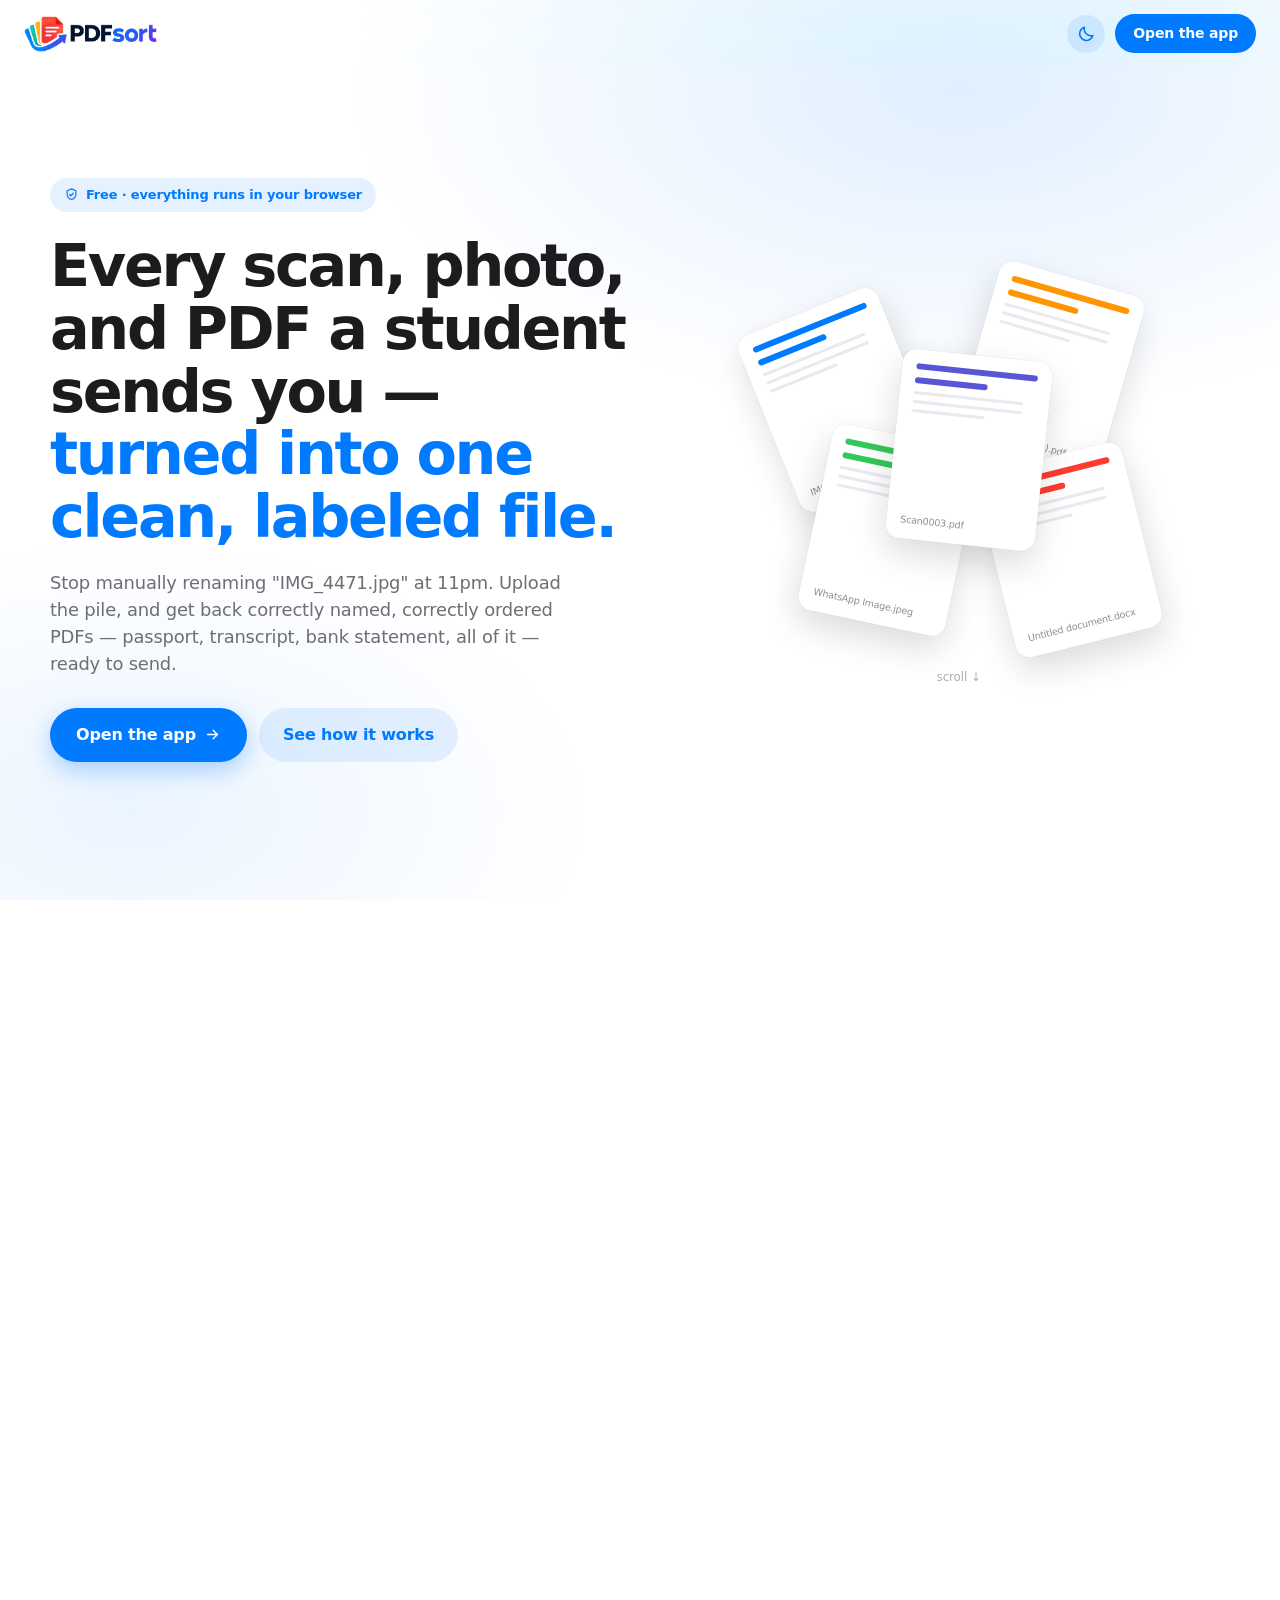
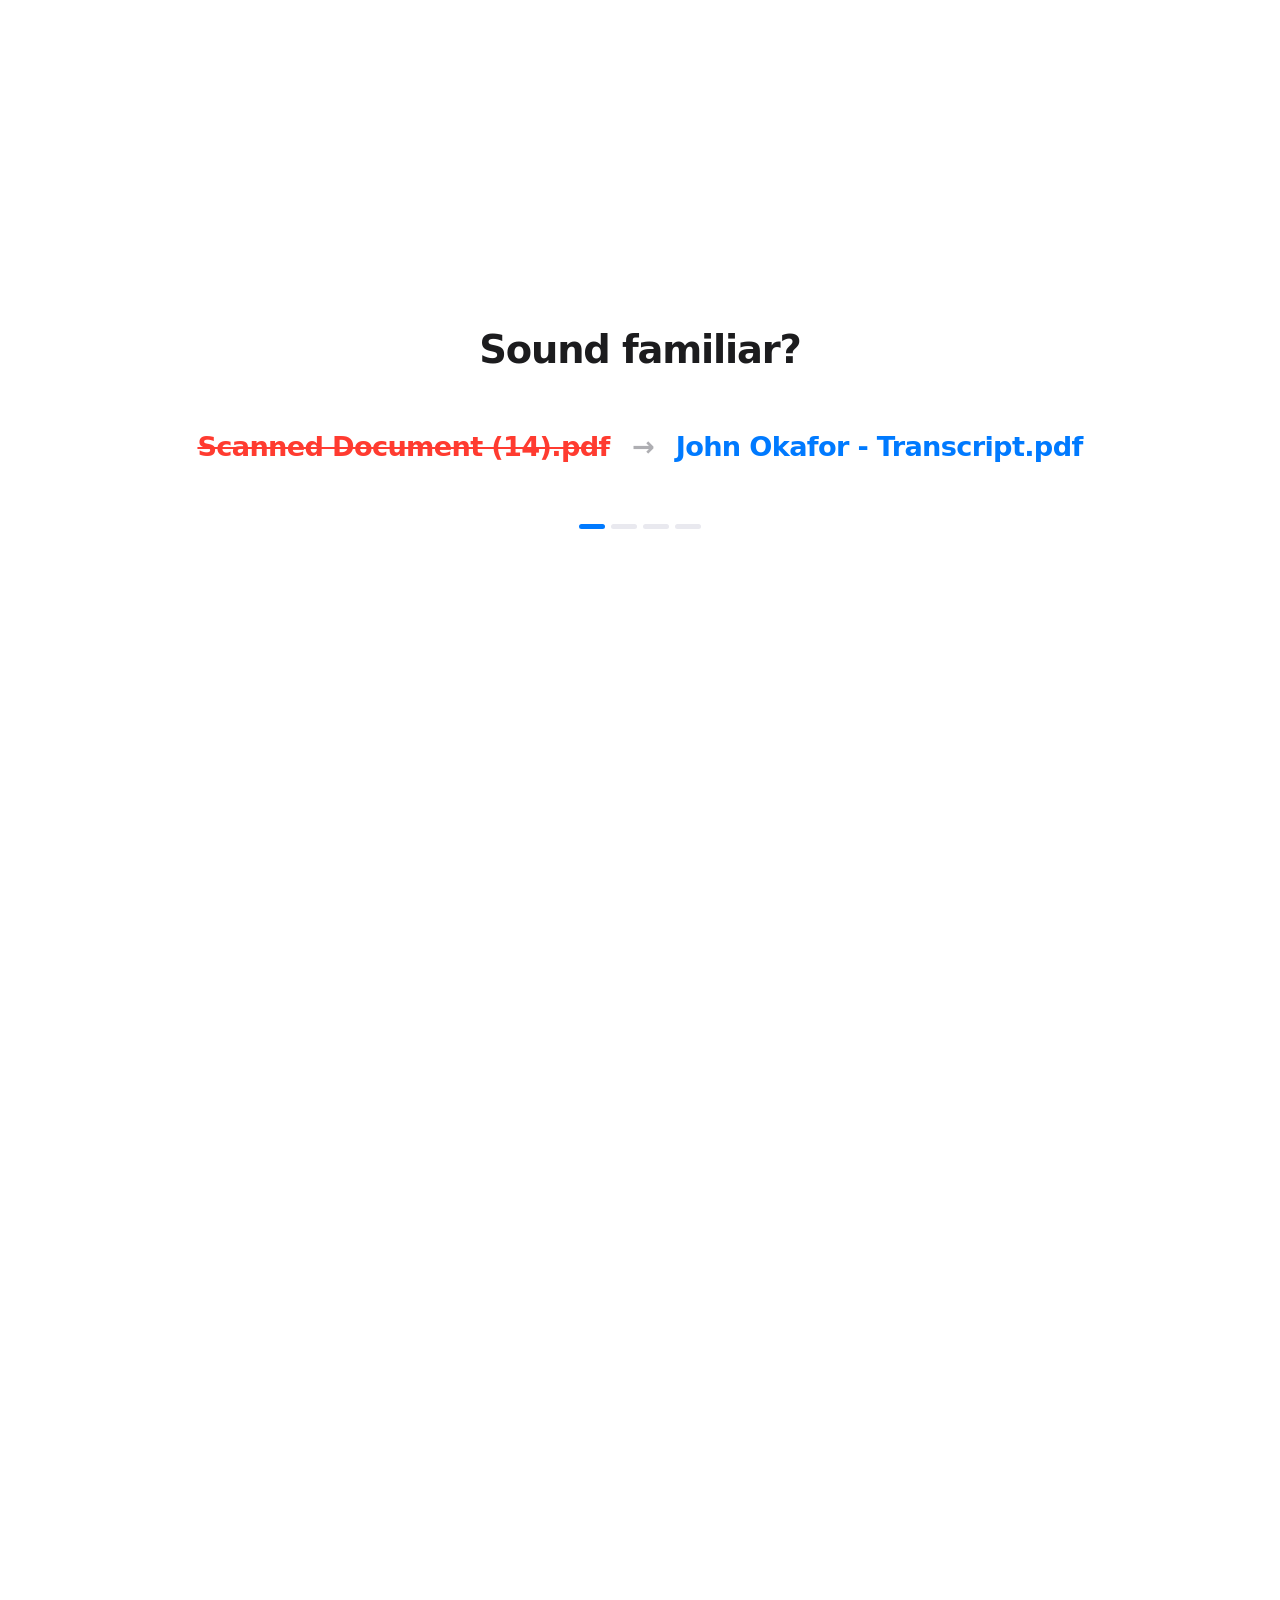
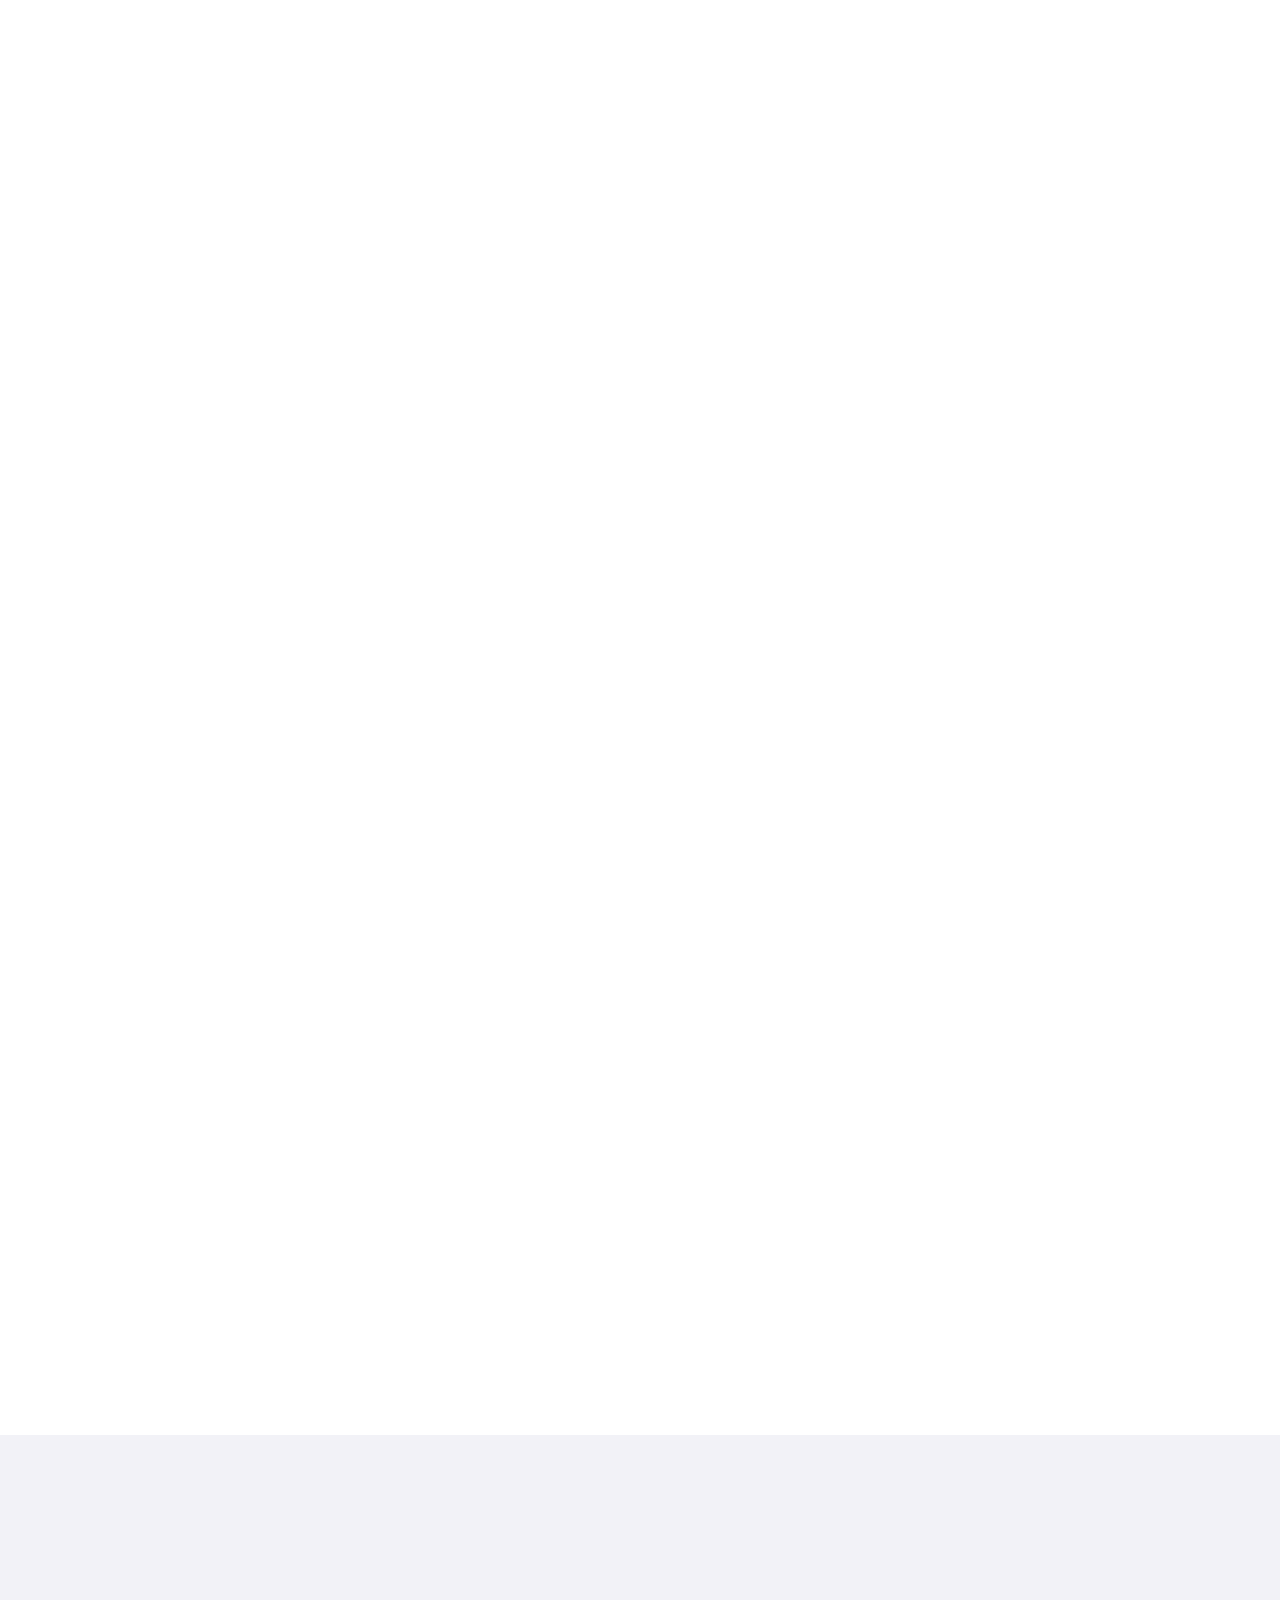
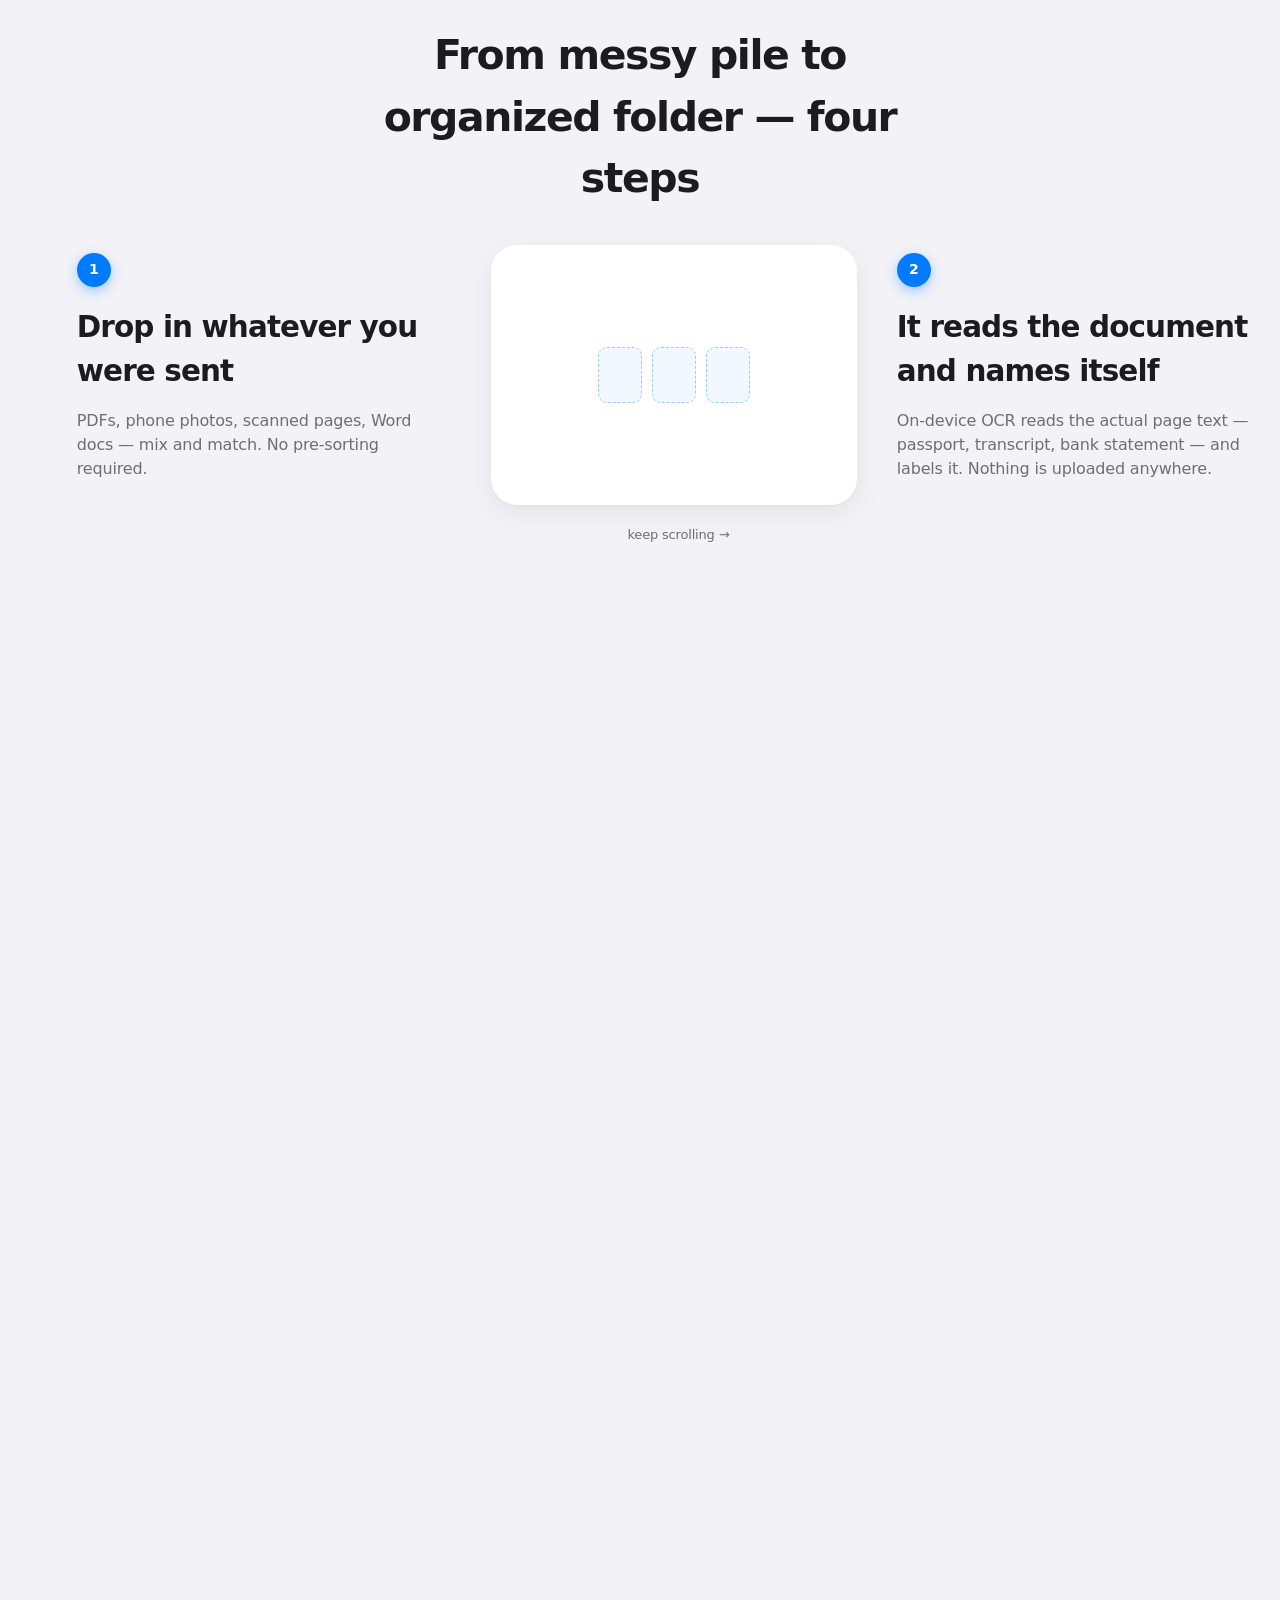
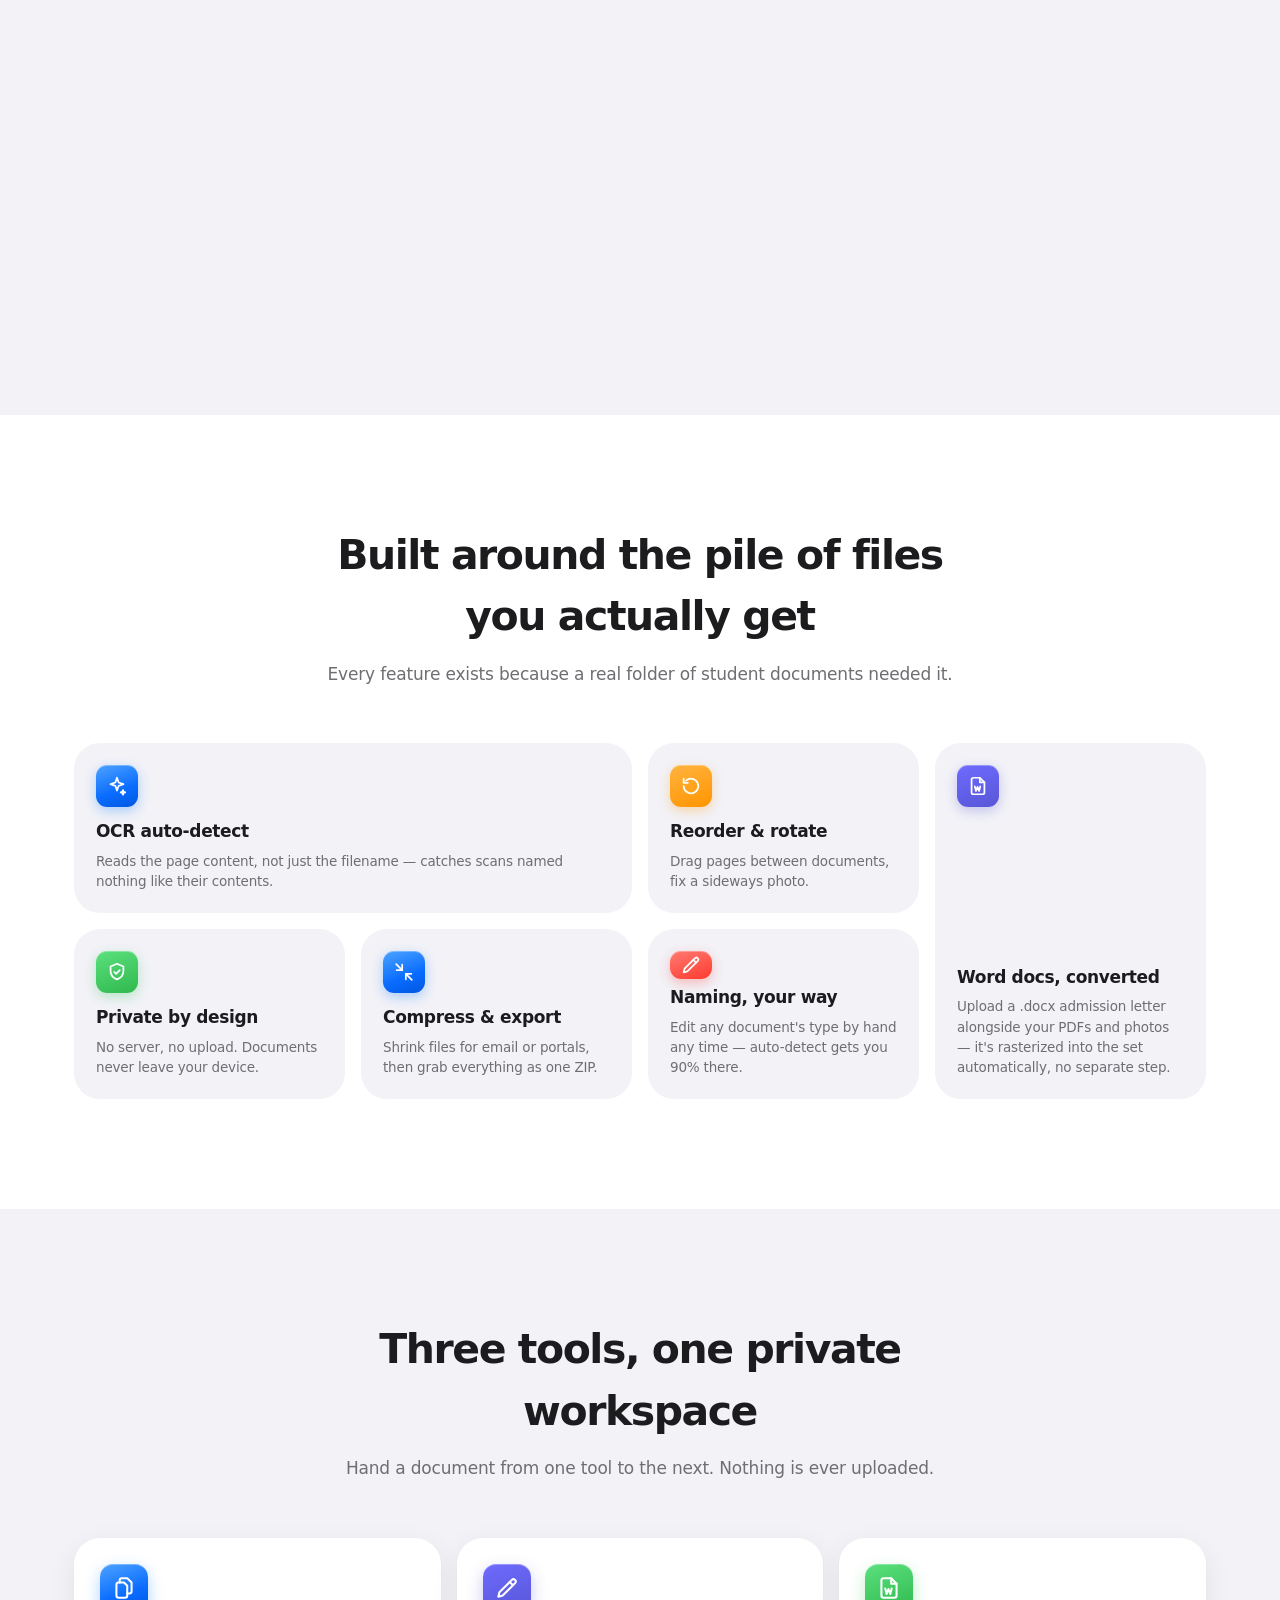
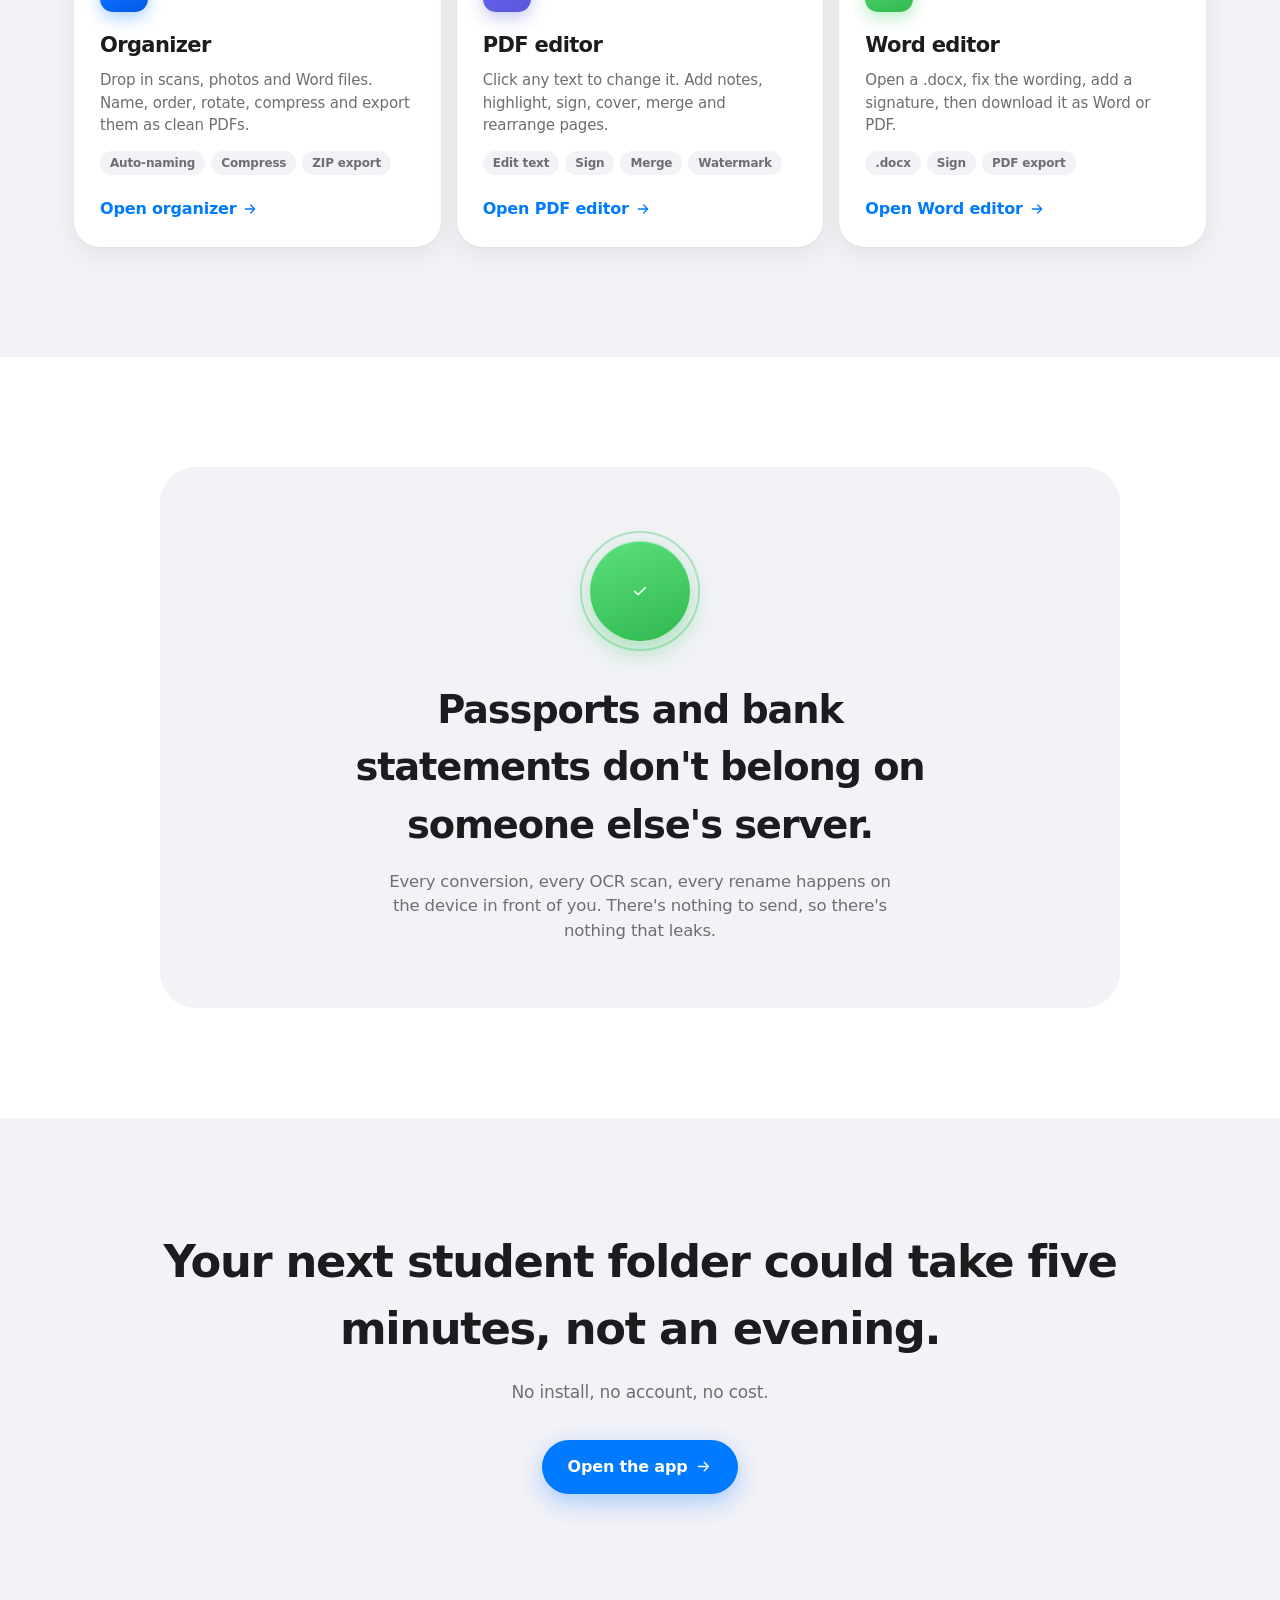
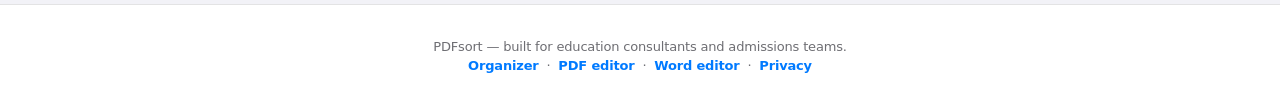
<file: index.html>
<!DOCTYPE html>
<html lang="en">
<head>
<meta charset="UTF-8" />
<meta name="theme-color" content="#FFFFFF" />
<meta name="apple-mobile-web-app-capable" content="yes" />
<meta name="apple-mobile-web-app-status-bar-style" content="default" />
<link rel="icon" type="image/svg+xml" href="assets/icons/favicon.svg" />
<link rel="icon" type="image/png" sizes="32x32" href="assets/icons/favicon-32.png" />
<link rel="apple-touch-icon" href="assets/icons/apple-touch-icon.png" />
<link rel="manifest" href="manifest.webmanifest" />

<meta name="viewport" content="width=device-width, initial-scale=1.0, viewport-fit=cover" />
<script src="assets/theme.js"></script>
<title>PDFsort — Organize, edit and compress student documents</title>
<meta name="description" content="Turn a messy folder of passport scans, transcripts, and bank statements into clean, correctly named PDFs — then edit, sign and compress them. Free, private, right in your browser." />
<meta property="og:type" content="website" />
<meta property="og:title" content="PDFsort" />
<meta property="og:description" content="Organize, rename, edit, sign and compress student documents. Everything stays on your device." />
<style>
  :root{
  color-scheme:light;
    --ios-blue:#007AFF; --ios-green:#34C759; --ios-red:#FF3B30; --ios-orange:#FF9500;
    --ink:#1C1C1E; --ink-2:#1C1C1E;
    --paper:#F2F2F7; --paper-2:#E9E9EF;
    --blue:#007AFF; --blue-2:#5AA9FF;
    --amber:#FF9F0A; --white:#FFFFFF;
    --muted:#6E6E73; --rule:rgba(60,60,67,.14);
    --font:-apple-system, BlinkMacSystemFont, "SF Pro Display", "SF Pro Text", "Helvetica Neue", "Inter", system-ui, sans-serif;
    --shadow:0 1px 2px rgba(0,0,0,.04), 0 8px 28px rgba(0,0,0,.07);
    --glass:rgba(255,255,255,.78);
    --bg:#FFFFFF; --card:#FFFFFF; --overlay:rgba(255,255,255,.9); --chip-bg:#F2F8FF; --chip-border:#9CC8FF;
  }
  *{ box-sizing:border-box; }
  html{ scroll-behavior:smooth; -webkit-text-size-adjust:100%; -webkit-tap-highlight-color:transparent; }
  body{
    margin:0; background:var(--bg); color:var(--ink);
    font-family:var(--font); line-height:1.5; letter-spacing:-.011em;
    -webkit-font-smoothing:antialiased;
  }
  h1,h2,h3,h4{ font-family:var(--font); margin:0; letter-spacing:-.03em; }
  img{ max-width:100%; }
  a{ color:inherit; }
  :focus-visible{ outline:3px solid rgba(0,122,255,.45); outline-offset:2px; }
  .ico{ width:18px; height:18px; flex-shrink:0; display:inline-block; vertical-align:-3px; }
  .wrap{ max-width:1180px; margin:0 auto; padding:0 24px; }
  @media (prefers-reduced-motion: reduce){
    *{ animation-duration:0.001ms !important; animation-iteration-count:1 !important; transition-duration:0.001ms !important; scroll-behavior:auto !important; }
  }

  /* ---------------- Nav (frosted) ---------------- */
  .nav{
    position:fixed; top:0; left:0; right:0; z-index:50;
    display:flex; align-items:center; justify-content:space-between;
    padding: 14px 24px; -webkit-backdrop-filter:saturate(180%) blur(24px); backdrop-filter:saturate(180%) blur(24px);
    background: transparent; border-bottom:.5px solid transparent;
    transition: background .3s ease, border-color .3s ease, padding .3s ease;
  }
  .nav.scrolled{ background: var(--glass); border-bottom-color: var(--rule); padding:10px 24px; }
  .nav-brand{ display:flex; align-items:center; gap:10px; color:var(--ink); font-weight:700; font-size:16px; letter-spacing:-.02em; }
  .nav-brand .nav-mark{
    width:32px; height:32px; border-radius:8px; color:#fff;
    background:linear-gradient(160deg,#4DA3FF,#0A6CFF 60%,#0057E0);
    box-shadow:0 2px 8px rgba(0,122,255,.35), inset 0 1px 0 rgba(255,255,255,.35);
    display:flex; align-items:center; justify-content:center;
  }
  .nav-brand img{ height:36px; width:auto; display:block; }
  .nav-brand .logo-dark{ display:none; }
  .nav-right{ display:flex; align-items:center; gap:10px; }
  .theme-btn{
    width:38px; height:38px; border-radius:50%; border:none; cursor:pointer; color:var(--blue); background:rgba(0,122,255,.1);
    display:inline-flex; align-items:center; justify-content:center; transition:background .15s ease, transform .15s ease;
  }
  .theme-btn:hover{ background:rgba(0,122,255,.18); } .theme-btn:active{ transform:scale(.94); }
  .theme-btn .ico{ width:19px; height:19px; vertical-align:middle; }
  .theme-btn .i-sun{ display:none; } .theme-btn .i-moon{ display:contents; }
  .nav-cta{
    background: var(--blue); color:#fff; border:none; padding:9px 18px; border-radius:999px;
    font-family:var(--font); font-weight:600; font-size:14px; cursor:pointer; text-decoration:none;
    display:inline-block; transition: transform .15s ease, box-shadow .15s ease, background .15s ease;
  }
  .nav-cta:hover{ background:#1A88FF; box-shadow: 0 6px 18px rgba(0,122,255,.35); }
  .nav-cta:active{ transform:scale(.96); }

  /* ---------------- Dark theme (switched on with <html data-theme="dark">, see assets/theme.js) ---------------- */
  :root[data-theme="dark"]{
    color-scheme:dark;
    --blue:#0A84FF; --blue-2:#4DA3FF; --ios-green:#30D158; --ios-red:#FF453A;
    --ink:#F5F5F7; --ink-2:#F5F5F7; --paper:#111113; --paper-2:#2C2C2E; --muted:#9A9AA2; --rule:rgba(84,84,88,.6);
    --shadow:0 1px 2px rgba(0,0,0,.5), 0 8px 28px rgba(0,0,0,.4); --glass:rgba(28,28,30,.78);
    --bg:#000000; --card:#1C1C1E; --overlay:rgba(0,0,0,.88); --chip-bg:#0A2A4D; --chip-border:#0B4A8F;
  }
  :root[data-theme="dark"] .nav-brand .logo-light{ display:none; }
  :root[data-theme="dark"] .nav-brand .logo-dark{ display:block; }
  :root[data-theme="dark"] .theme-btn{ background:rgba(10,132,255,.2); }
  :root[data-theme="dark"] .theme-btn .i-sun{ display:contents; }
  :root[data-theme="dark"] .theme-btn .i-moon{ display:none; }
  :root[data-theme="dark"] .hero{
    background: radial-gradient(ellipse 80% 60% at 75% 10%, rgba(10,132,255,.22), transparent 60%),
                radial-gradient(ellipse 60% 50% at 10% 90%, rgba(88,86,214,.18), transparent 60%), var(--bg);
  }
  :root[data-theme="dark"] .doc-card{ box-shadow: 0 0 0 .5px rgba(255,255,255,.1), 0 14px 34px rgba(0,0,0,.6); }
  :root[data-theme="dark"] .bento-card:hover, :root[data-theme="dark"] .tool-card:hover{ box-shadow:0 18px 40px rgba(0,0,0,.6); }
  :root[data-theme="dark"] .btn-hero-secondary{ background:rgba(10,132,255,.2); }
  :root[data-theme="dark"] .hero-badge{ background:rgba(10,132,255,.18); }
  :root[data-theme="dark"] .mv-detect .card, :root[data-theme="dark"] .mv-organize .p{ box-shadow:0 0 0 .5px rgba(255,255,255,.12), 0 6px 16px rgba(0,0,0,.5); }

  /* ---------------- Hero ---------------- */
  .hero-pin-outer{ height: 175vh; position:relative; }
  .hero-pin-inner{ position:sticky; top:0; height:100svh; overflow:hidden; }
  .hero{
    position:relative; height:100%;
    background: radial-gradient(ellipse 80% 60% at 75% 10%, rgba(0,122,255,.12), transparent 60%),
                radial-gradient(ellipse 60% 50% at 10% 90%, rgba(90,169,255,.12), transparent 60%), var(--bg);
    display:flex; align-items:center; overflow:hidden; padding: 120px 24px 80px;
  }
  .hero-grid{
    max-width:1180px; margin:0 auto; width:100%;
    display:grid; grid-template-columns: 1.1fr 1fr; gap:40px; align-items:center;
  }
  .hero-badge{
    display:inline-flex; align-items:center; gap:7px; color: var(--blue); background: rgba(0,122,255,.1);
    padding:7px 14px; border-radius:999px; font-size:13px; font-weight:600; margin-bottom:22px;
  }
  .hero-badge .ico{ width:15px; height:15px; }
  .hero h1{
    color:var(--ink); font-size: clamp(2.2rem, 4.6vw, 3.7rem); font-weight:800; line-height:1.07; letter-spacing:-.04em;
  }
  .hero h1 .accent{ color: var(--blue); }
  .hero p.lede{
    color: var(--muted); font-size: clamp(1.02rem, 1.4vw, 1.2rem); max-width:46ch; margin:22px 0 30px;
  }
  .hero-actions{ display:flex; gap:12px; flex-wrap:wrap; }
  .btn-hero-primary{
    background: var(--blue); color:#fff; border:none;
    padding:15px 26px; border-radius:999px; font-family:var(--font); font-weight:600; font-size:16px;
    cursor:pointer; text-decoration:none; display:inline-flex; align-items:center; gap:8px;
    box-shadow: 0 8px 24px rgba(0,122,255,.32); transition: transform .15s ease, box-shadow .15s ease, background .15s ease;
  }
  .btn-hero-primary:hover{ background:#1A88FF; transform:translateY(-2px); box-shadow: 0 12px 30px rgba(0,122,255,.42); }
  .btn-hero-primary:active{ transform:scale(.97); }
  .btn-hero-primary .ico{ width:17px; height:17px; vertical-align:middle; }
  .btn-hero-secondary{
    background: rgba(0,122,255,.1); color:var(--blue); border:none;
    padding:15px 24px; border-radius:999px; font-family:var(--font); font-weight:600; font-size:16px;
    cursor:pointer; text-decoration:none; transition: background .15s ease, transform .15s ease;
  }
  .btn-hero-secondary:hover{ background: rgba(0,122,255,.18); }
  .btn-hero-secondary:active{ transform:scale(.97); }

  .hero-stack{ position:relative; height:420px; }
  .doc-card{
    position:absolute; width:150px; height:190px; background:var(--card); border-radius:14px;
    box-shadow: 0 0 0 .5px rgba(0,0,0,.06), 0 14px 34px rgba(0,0,0,.14); padding:14px; left:50%; top:50%;
    transition: transform .05s linear, box-shadow .3s ease;
  }
  .doc-card .bar{ height:6px; border-radius:3px; margin-bottom:8px; }
  .doc-card .bar.short{ width:60%; }
  .doc-card .line{ height:3px; border-radius:2px; background: var(--paper-2); margin-bottom:6px; }
  .doc-card .line:nth-child(n){ width: 90%; }
  .doc-card .messy-name{
    position:absolute; bottom:12px; left:14px; right:14px; font-size:9.5px; color:#8E8E93;
    white-space:nowrap; overflow:hidden; text-overflow:ellipsis; transition: opacity .25s ease;
  }
  .doc-card .clean-name{
    position:absolute; bottom:12px; left:14px; right:14px; font-size:9.5px; color: var(--blue);
    font-weight:600; white-space:nowrap; overflow:hidden; text-overflow:ellipsis;
    opacity:0; transition: opacity .25s ease;
  }
  .hero-caption{
    text-align:center; color: #AEAEB2; font-size:12px; margin-top:14px;
    position:absolute; bottom:-6px; left:0; right:0;
  }

  /* ---------------- Section shells ---------------- */
  section{ position:relative; }
  .section-pad{ padding: 110px 24px; }
  .section-head{ max-width:640px; margin: 0 auto 56px; text-align:center; }
  .section-head h2{ font-size: clamp(1.8rem, 3.2vw, 2.6rem); font-weight:800; letter-spacing:-.035em; }
  .section-head p{ color: var(--muted); font-size:17px; margin-top:14px; }

  /* ---------------- Pain points (pinned crossfade) ---------------- */
  .pain{ background: var(--bg); }
  .pain-pin-outer{ height: 340vh; position:relative; }
  .pain-pin-inner{
    position:sticky; top:0; height:100svh; display:flex; align-items:center; justify-content:center;
    flex-direction:column; overflow:hidden;
  }
  .pain-heading{ text-align:center; margin-bottom:48px; padding:0 24px; }
  .pain-heading h2{ font-size: clamp(1.7rem, 3vw, 2.4rem); font-weight:800; }
  .pain-row{
    display:flex; align-items:center; gap:22px; font-size: clamp(1.1rem, 2.6vw, 1.7rem);
    font-weight:700; letter-spacing:-.025em; opacity:0; transform: translateY(14px);
    transition: opacity .4s ease, transform .4s ease; position:absolute;
  }
  .pain-row.active{ opacity:1; transform:translateY(0); position:relative; }
  .pain-row .before{ color:var(--ios-red); text-decoration: line-through; text-decoration-thickness:2px; }
  .pain-row .arrow{ color: #AEAEB2; }
  .pain-row .after{ color: var(--blue); }
  .pain-progress{ display:flex; gap:6px; margin-top:56px; }
  .pain-progress span{ width:26px; height:5px; border-radius:3px; background: var(--paper-2); transition: background .3s ease; }
  .pain-progress span.done{ background: var(--blue); }

  /* ---------------- How it works (horizontal scrollytelling) ---------------- */
  .how{ background: var(--paper); }
  .how-pin-outer{ height: 420vh; position:relative; }
  .how-pin-inner{ position:sticky; top:0; height:100svh; overflow:hidden; display:flex; flex-direction:column; justify-content:center; }
  .how-track{ display:flex; will-change:transform; padding-left:6vw; }
  .how-panel{
    flex:0 0 88vw; max-width:820px; display:grid; grid-template-columns: 1fr 1fr; gap:48px;
    align-items:center; padding: 0 40px 0 0;
  }
  .how-num{
    font-size:14px; font-weight:700; color:#fff; background: var(--blue); width:34px; height:34px; border-radius:50%;
    display:flex; align-items:center; justify-content:center; margin-bottom:18px; box-shadow:0 4px 12px rgba(0,122,255,.35);
  }
  .how-panel h3{ font-size: clamp(1.4rem, 2.3vw, 1.9rem); margin-bottom:12px; font-weight:800; }
  .how-panel p{ color: var(--muted); font-size:16px; max-width:38ch; }
  .how-visual{
    height:260px; background:var(--card); border-radius:26px;
    box-shadow: var(--shadow); display:flex; align-items:center; justify-content:center;
    position:relative; overflow:hidden;
  }
  .how-hint{ text-align:center; color: var(--muted); font-size:13px; margin-top:20px; padding-left:6vw; }

  /* mini illustrations for each how-it-works step */
  .mv-upload{ display:flex; gap:10px; align-items:flex-end; }
  .mv-upload .chip{ width:44px; height:56px; background: var(--chip-bg); border:1.5px dashed var(--chip-border); border-radius:9px; animation: floatIn 2.4s ease-in-out infinite; }
  .mv-upload .chip:nth-child(2){ animation-delay:.3s; }
  .mv-upload .chip:nth-child(3){ animation-delay:.6s; }
  @keyframes floatIn{ 0%,100%{ transform: translateY(0); } 50%{ transform: translateY(-10px); } }

  .mv-detect{ display:flex; flex-direction:column; align-items:center; gap:14px; }
  .mv-detect .card{ width:110px; height:70px; background:var(--card); border-radius:12px; position:relative; box-shadow:0 0 0 .5px rgba(0,0,0,.08), 0 6px 16px rgba(0,0,0,.08); }
  .mv-detect .card .l{ position:absolute; left:10px; right:10px; height:4px; background:var(--paper-2); border-radius:2px; }
  .mv-detect .card .l1{ top:14px; } .mv-detect .card .l2{ top:24px; width:60%; }
  .mv-detect .tag{
    background: var(--blue); color:#fff; font-size:12px; font-weight:600; padding:5px 12px; border-radius:999px;
    opacity:0; animation: tagPop 2.6s ease-in-out infinite;
  }
  @keyframes tagPop{ 0%,20%{ opacity:0; transform:scale(0.8); } 35%,80%{ opacity:1; transform:scale(1); } 100%{ opacity:0; } }

  .mv-organize{ display:flex; gap:8px; }
  .mv-organize .p{ width:44px; height:60px; background:var(--card); border-radius:9px; box-shadow:0 0 0 .5px rgba(0,0,0,.08), 0 6px 14px rgba(0,0,0,.08); animation: shuffle 3s ease-in-out infinite; }
  .mv-organize .p:nth-child(2){ animation-delay:.2s; } .mv-organize .p:nth-child(3){ animation-delay:.4s; } .mv-organize .p:nth-child(4){ animation-delay:.6s; }
  @keyframes shuffle{ 0%,100%{ transform:translateY(0) rotate(0deg); } 50%{ transform:translateY(-6px) rotate(-3deg); } }

  .mv-export{ position:relative; }
  .mv-export .folder{ width:90px; height:66px; background: linear-gradient(180deg,#5AB0FF,#0A84FF); border-radius:0 10px 10px 10px; position:relative; }
  .mv-export .folder::before{ content:''; position:absolute; top:-10px; left:0; width:40px; height:10px; background:#5AB0FF; border-radius:7px 7px 0 0; }
  .mv-export .zipline{ position:absolute; left:50%; top:-4px; bottom:-4px; width:2px; background: repeating-linear-gradient(180deg, #fff 0 4px, transparent 4px 8px); animation: zipMove 2s linear infinite; }
  @keyframes zipMove{ 0%{ transform: translateX(-45px); } 100%{ transform: translateX(45px); } }

  /* ---------------- Features bento ---------------- */
  .features{ background: var(--bg); }
  .bento{ display:grid; grid-template-columns: repeat(4, 1fr); grid-auto-rows:170px; gap:16px; }
  .bento-card{
    border-radius:26px; padding:22px; background: var(--paper);
    display:flex; flex-direction:column; justify-content:flex-end; gap:6px;
    transition: transform .2s ease, box-shadow .2s ease, background .2s ease;
  }
  .bento-card:hover{ transform: translateY(-3px); box-shadow: 0 16px 36px rgba(0,0,0,.1); background:var(--card); }
  .bento-card .icon{
    width:42px; height:42px; border-radius:11px; color:#fff; margin-bottom:auto;
    display:flex; align-items:center; justify-content:center;
    background:linear-gradient(160deg,#4DA3FF,#0A6CFF 60%,#0057E0);
    box-shadow:0 4px 12px rgba(0,122,255,.3), inset 0 1px 0 rgba(255,255,255,.3);
  }
  .bento-card .icon .ico{ width:22px; height:22px; vertical-align:middle; }
  .bento-card:nth-child(2) .icon{ background:linear-gradient(160deg,#FFB340,#FF9500); box-shadow:0 4px 12px rgba(255,149,0,.3), inset 0 1px 0 rgba(255,255,255,.3); }
  .bento-card:nth-child(3) .icon{ background:linear-gradient(160deg,#6E6BFF,#5856D6); box-shadow:0 4px 12px rgba(88,86,214,.3), inset 0 1px 0 rgba(255,255,255,.3); }
  .bento-card:nth-child(4) .icon{ background:linear-gradient(160deg,#5BE07D,#30B94F); box-shadow:0 4px 12px rgba(52,199,89,.3), inset 0 1px 0 rgba(255,255,255,.3); }
  .bento-card:nth-child(6) .icon{ background:linear-gradient(160deg,#FF7A70,#FF3B30); box-shadow:0 4px 12px rgba(255,59,48,.3), inset 0 1px 0 rgba(255,255,255,.3); }
  .bento-card h4{ font-size:17px; font-weight:700; letter-spacing:-.02em; }
  .bento-card p{ font-size:13.5px; color: var(--muted); margin:0; }
  .b-wide{ grid-column: span 2; }
  .b-tall{ grid-row: span 2; }

  /* ---------------- Tools ---------------- */
  .tools{ background: var(--paper); }
  .tool-grid{ display:grid; grid-template-columns:repeat(3, 1fr); gap:16px; }
  .tool-card{
    display:flex; flex-direction:column; gap:8px; padding:26px; border-radius:26px; background:var(--card); text-decoration:none; color:var(--ink);
    box-shadow:var(--shadow); transition:transform .2s ease, box-shadow .2s ease;
  }
  .tool-card:hover{ transform:translateY(-4px); box-shadow:0 18px 40px rgba(0,0,0,.12); }
  .tool-card:active{ transform:scale(.98); }
  .tool-ic{
    width:48px; height:48px; border-radius:13px; color:#fff; display:flex; align-items:center; justify-content:center; margin-bottom:10px;
    background:linear-gradient(160deg,#4DA3FF,#0A6CFF 60%,#0057E0); box-shadow:0 6px 16px rgba(0,122,255,.32), inset 0 1px 0 rgba(255,255,255,.3);
  }
  .tool-ic .ico{ width:26px; height:26px; vertical-align:middle; }
  .tool-card:nth-child(2) .tool-ic{ background:linear-gradient(160deg,#6E6BFF,#5856D6); box-shadow:0 6px 16px rgba(88,86,214,.32), inset 0 1px 0 rgba(255,255,255,.3); }
  .tool-card:nth-child(3) .tool-ic{ background:linear-gradient(160deg,#5BE07D,#30B94F); box-shadow:0 6px 16px rgba(52,199,89,.32), inset 0 1px 0 rgba(255,255,255,.3); }
  .tool-card h3{ font-size:21px; font-weight:800; letter-spacing:-.03em; }
  .tool-card p{ margin:0; color:var(--muted); font-size:15px; }
  .tool-card ul{ margin:6px 0 0; padding:0; list-style:none; display:flex; flex-wrap:wrap; gap:6px; }
  .tool-card li{ background:var(--paper); border-radius:999px; padding:3px 10px; font-size:12px; font-weight:600; color:var(--muted); }
  .tool-go{ margin-top:auto; padding-top:14px; color:var(--blue); font-weight:600; display:inline-flex; align-items:center; gap:6px; }
  .tool-go .ico{ width:16px; height:16px; vertical-align:middle; }

  /* ---------------- Trust / seal ---------------- */
  .trust{ background: var(--bg); color:var(--ink); text-align:center; }
  .trust .wrap{
    background:var(--paper); border-radius:36px; padding:64px 24px; max-width:960px;
  }
  .seal-stage{ width:120px; height:120px; margin:0 auto 30px; position:relative; }
  .seal-ring{
    position:absolute; inset:0; border-radius:50%; border:2px solid rgba(52,199,89,.35);
  }
  .seal{
    position:absolute; inset:10px; border-radius:50%; background: linear-gradient(160deg,#5BE07D,#30B94F);
    box-shadow:0 10px 26px rgba(52,199,89,.4), inset 0 1px 0 rgba(255,255,255,.4);
    display:flex; align-items:center; justify-content:center; color:#fff;
    transform: scale(0) rotate(-25deg); opacity:0;
  }
  .seal.stamped{ animation: sealStamp .6s cubic-bezier(.2,1.4,.4,1) forwards; }
  @keyframes sealStamp{
    0%{ transform: scale(2) rotate(-25deg) translateY(-40px); opacity:0; }
    60%{ transform: scale(0.92) rotate(-4deg) translateY(0); opacity:1; }
    80%{ transform: scale(1.05) rotate(2deg); }
    100%{ transform: scale(1) rotate(0deg); opacity:1; }
  }
  .trust h2{ font-size: clamp(1.7rem, 3vw, 2.4rem); font-weight:800; max-width:640px; margin:0 auto 16px; }
  .trust p{ color: var(--muted); max-width:520px; margin:0 auto; font-size:16.5px; }

  /* ---------------- Final CTA ---------------- */
  .final{ background: var(--paper); text-align:center; }
  .final h2{ font-size: clamp(1.9rem, 3.5vw, 2.8rem); font-weight:800; margin-bottom:18px; }
  .final p{ color: var(--muted); max-width:480px; margin:0 auto 34px; font-size:17px; }

  footer{ background: var(--bg); color: var(--muted); padding:32px 24px calc(32px + env(safe-area-inset-bottom)); text-align:center; font-size:13px; border-top:.5px solid var(--rule); }
  footer a{ color: var(--blue); text-decoration:none; font-weight:600; }
  footer a:hover{ text-decoration:underline; }

  /* ---------------- Page transition overlay (landing -> app) ---------------- */
  .transition-overlay{
    position:fixed; inset:0; z-index:1000;
    background: var(--overlay); -webkit-backdrop-filter:blur(24px); backdrop-filter:blur(24px);
    display:flex; align-items:center; justify-content:center; flex-direction:column;
    opacity:0; pointer-events:none; transition: opacity .35s ease;
  }
  .transition-overlay.show{ opacity:1; pointer-events:all; }

  .to-stage{ position:relative; width:96px; height:96px; margin-bottom:22px; }
  .to-doc{
    position:absolute; left:50%; top:50%; transform: translate(-50%,-50%);
    width:56px; height:70px; background:var(--card); border-radius:12px;
    box-shadow: 0 0 0 .5px rgba(0,0,0,.08), 0 12px 28px rgba(0,0,0,.16);
    animation: toDocSettle .9s ease forwards;
  }
  .to-doc::before, .to-doc::after{
    content:''; position:absolute; left:10px; height:3.5px; border-radius:2px; background: var(--paper-2);
  }
  .to-doc::before{ top:16px; width:36px; }
  .to-doc::after{ top:25px; width:24px; }
  @keyframes toDocSettle{
    0%{ transform: translate(-50%,-50%) rotate(-14deg) scale(0.8); opacity:0; }
    55%{ transform: translate(-50%,-50%) rotate(3deg) scale(1.04); opacity:1; }
    100%{ transform: translate(-50%,-50%) rotate(0deg) scale(1); opacity:1; }
  }
  .to-ring{
    position:absolute; inset:0; border-radius:50%;
    border: 2.5px dashed rgba(0,122,255,.45);
    animation: toRingSpin 3s linear infinite;
  }
  @keyframes toRingSpin{ to{ transform: rotate(360deg); } }
  .to-check{
    position:absolute; left:50%; top:50%; transform: translate(-50%,-50%) scale(0);
    width:30px; height:30px; border-radius:50%; background: var(--ios-green); color:#fff;
    display:flex; align-items:center; justify-content:center;
    animation: toCheckPop .35s ease forwards; animation-delay: .85s;
  }
  @keyframes toCheckPop{ to{ transform: translate(-50%,-50%) scale(1); } }

  .to-text{ color:var(--ink); font-weight:700; font-size:17px; letter-spacing:-.02em; }
  .to-flavor{ color: var(--muted); font-size:13px; margin-top:6px; }
  .to-bar{ width:160px; height:4px; border-radius:3px; background: var(--paper-2); overflow:hidden; margin-top:18px; }
  .to-bar::after{
    content:''; display:block; height:100%; width:40%; border-radius:3px;
    background: var(--blue);
    animation: toBarSlide 1s ease-in-out infinite;
  }
  @keyframes toBarSlide{ 0%{ margin-left:-40%; } 100%{ margin-left:100%; } }

  /* ---------------- Responsive ---------------- */
  @media (max-width: 880px){
    .hero-grid{ grid-template-columns:1fr; text-align:center; }
    .hero-actions{ justify-content:center; }
    .hero-stack{ height:320px; margin-top:20px; }
    .doc-card{ width:110px; height:140px; }
    .how-panel{ grid-template-columns:1fr; flex-basis:92vw; }
    .how-visual{ height:190px; order:-1; }
    .bento{ grid-template-columns: repeat(2, 1fr); grid-auto-rows:170px; }
    .b-wide{ grid-column: span 2; }
    .b-tall{ grid-row: span 1; }
    .section-pad{ padding:80px 20px; }
    .trust .wrap{ padding:48px 20px; border-radius:28px; }
    .tool-grid{ grid-template-columns:1fr; }
  }
  @media (max-width: 880px){
    .hero{ padding:78px 20px 20px; align-items:flex-start; }
    .hero-grid{ gap:6px; }
    .hero-badge{ margin-bottom:12px; font-size:12px; padding:6px 12px; }
    .hero h1{ font-size:clamp(1.75rem, 7.6vw, 2.3rem); }
    .hero p.lede{ font-size:.95rem; margin:12px auto 16px; }
    .hero-stack{ height:180px; margin-top:64px; }
    .doc-card{ width:84px; height:108px; padding:9px; border-radius:11px; }
    .doc-card .bar{ height:4px; margin-bottom:6px; }
    .doc-card .line{ margin-bottom:4px; }
    .doc-card .messy-name, .doc-card .clean-name{ font-size:7.5px; bottom:8px; left:9px; right:9px; }
    .hero-caption{ display:none; }
  }
  @media (max-width: 520px){
    .nav{ padding:10px 14px; }
    .nav.scrolled{ padding:8px 14px; }
    .nav-brand img{ height:30px; }
    .nav-cta{ padding:8px 14px; font-size:13px; white-space:nowrap; }
    .hero-actions{ flex-wrap:nowrap; gap:10px; }
    .hero-actions .btn-hero-primary, .hero-actions .btn-hero-secondary{ flex:1; justify-content:center; padding:13px 10px; font-size:15px; white-space:nowrap; text-align:center; }
    .bento{ grid-template-columns: 1fr; }
    .b-wide{ grid-column: span 1; }
    .pain-row{ flex-direction:column; gap:6px; text-align:center; }
  }
  /* Ad slots: hidden and zero-size until assets/ads.js turns one on */
  .ad-slot{ display:none; }
  .ad-slot.ad-on{ display:block; max-width:728px; min-height:90px; margin:0 auto; padding:24px 16px; text-align:center; overflow:hidden; }
  .ad-slot .ad-label{ display:block; margin-bottom:4px; font-size:11px; letter-spacing:.04em; text-transform:uppercase; color:var(--muted); }
</style>
<script src="assets/icons.js"></script>
<script src="assets/ads-config.js"></script>
<script src="assets/ads.js" defer></script>
</head>
<body>

<nav class="nav" id="nav">
  <a class="nav-brand" href="index.html" title="PDFsort home" aria-label="PDFsort home"><img class="logo-light" src="assets/logo/pdfsort-logo-small.png" srcset="assets/logo/pdfsort-logo.png 2x" alt="PDFsort" width="116" height="31" /><img class="logo-dark" src="assets/logo/pdfsort-logo-dark-small.png" srcset="assets/logo/pdfsort-logo-dark.png 2x" alt="" width="116" height="31" loading="lazy" /></a>
  <div class="nav-right">
    <button class="theme-btn" type="button" data-theme-toggle><span class="i-sun" data-icon="sun"></span><span class="i-moon" data-icon="moon"></span></button>
    <a class="nav-cta" href="app.html">Open the app</a>
  </div>
</nav>

<section class="hero-pin-outer" id="heroPinOuter">
  <div class="hero-pin-inner">
    <section class="hero">
      <div class="hero-grid">
        <div>
          <div class="hero-badge">
            <span data-icon="shield" style="display:contents"></span>
            Free · everything runs in your browser
          </div>
          <h1>Every scan, photo, and PDF a student sends you — <span class="accent">turned into one clean, labeled file.</span></h1>
          <p class="lede">Stop manually renaming "IMG_4471.jpg" at 11pm. Upload the pile, and get back correctly named, correctly ordered PDFs — passport, transcript, bank statement, all of it — ready to send.</p>
          <div class="hero-actions">
            <a class="btn-hero-primary" href="app.html">
              Open the app
              <span data-icon="arrowRight" style="display:contents"></span>
            </a>
            <a class="btn-hero-secondary" href="#how">See how it works</a>
          </div>
        </div>
        <div class="hero-stack" id="heroStack">
          <!-- doc cards injected by JS -->
          <div class="hero-caption">scroll ↓</div>
        </div>
      </div>
    </section>
  </div>
</section>

<section class="pain">
  <div class="pain-pin-outer" id="painOuter">
    <div class="pain-pin-inner">
      <div class="pain-heading">
        <h2>Sound familiar?</h2>
      </div>
      <div id="painRows">
        <div class="pain-row"><span class="before">Scanned Document (14).pdf</span><span class="arrow">→</span><span class="after">John Okafor - Transcript.pdf</span></div>
        <div class="pain-row"><span class="before">IMG_4471.jpg</span><span class="arrow">→</span><span class="after">John Okafor - Passport.pdf</span></div>
        <div class="pain-row"><span class="before">WhatsApp Image 2026-02-03.jpeg</span><span class="arrow">→</span><span class="after">John Okafor - Bank Statement.pdf</span></div>
        <div class="pain-row"><span class="before">Untitled document.docx</span><span class="arrow">→</span><span class="after">John Okafor - Admission Letter.pdf</span></div>
      </div>
      <div class="pain-progress" id="painProgress">
        <span></span><span></span><span></span><span></span>
      </div>
    </div>
  </div>
</section>

<section class="how" id="how">
  <div class="how-pin-outer" id="howOuter">
    <div class="how-pin-inner">
      <div class="wrap section-head" style="margin-bottom:36px;">
        <h2>From messy pile to organized folder — four steps</h2>
      </div>
      <div class="how-track" id="howTrack">

        <div class="how-panel">
          <div>
            <div class="how-num">1</div>
            <h3>Drop in whatever you were sent</h3>
            <p>PDFs, phone photos, scanned pages, Word docs — mix and match. No pre-sorting required.</p>
          </div>
          <div class="how-visual"><div class="mv-upload"><div class="chip"></div><div class="chip"></div><div class="chip"></div></div></div>
        </div>

        <div class="how-panel">
          <div>
            <div class="how-num">2</div>
            <h3>It reads the document and names itself</h3>
            <p>On-device OCR reads the actual page text — passport, transcript, bank statement — and labels it. Nothing is uploaded anywhere.</p>
          </div>
          <div class="how-visual"><div class="mv-detect"><div class="card"><span class="l l1"></span><span class="l l2"></span></div><div class="tag">Passport</div></div></div>
        </div>

        <div class="how-panel">
          <div>
            <div class="how-num">3</div>
            <h3>Reorder, rotate, fix a stray page</h3>
            <p>Drag pages between documents, rotate a sideways scan, split a mixed-up file — all inline, before you export.</p>
          </div>
          <div class="how-visual"><div class="mv-organize"><div class="p"></div><div class="p"></div><div class="p"></div><div class="p"></div></div></div>
        </div>

        <div class="how-panel">
          <div>
            <div class="how-num">4</div>
            <h3>Download one folder, fully labeled</h3>
            <p>Every document exports as its own correctly named PDF, or grab the whole set as one ZIP.</p>
          </div>
          <div class="how-visual"><div class="mv-export"><div class="folder"></div><div class="zipline"></div></div></div>
        </div>

      </div>
      <div class="how-hint">keep scrolling →</div>
    </div>
  </div>
</section>

<section class="features section-pad">
  <div class="wrap">
    <div class="section-head">
      <h2>Built around the pile of files you actually get</h2>
      <p>Every feature exists because a real folder of student documents needed it.</p>
    </div>
    <div class="bento">
      <div class="bento-card b-wide">
        <div class="icon"><span data-icon="sparkle" style="display:contents"></span></div>
        <h4>OCR auto-detect</h4>
        <p>Reads the page content, not just the filename — catches scans named nothing like their contents.</p>
      </div>
      <div class="bento-card">
        <div class="icon"><span data-icon="rotate" style="display:contents"></span></div>
        <h4>Reorder & rotate</h4>
        <p>Drag pages between documents, fix a sideways photo.</p>
      </div>
      <div class="bento-card b-tall">
        <div class="icon"><span data-icon="word" style="display:contents"></span></div>
        <h4>Word docs, converted</h4>
        <p>Upload a .docx admission letter alongside your PDFs and photos — it's rasterized into the set automatically, no separate step.</p>
      </div>
      <div class="bento-card">
        <div class="icon"><span data-icon="shield" style="display:contents"></span></div>
        <h4>Private by design</h4>
        <p>No server, no upload. Documents never leave your device.</p>
      </div>
      <div class="bento-card">
        <div class="icon"><span data-icon="compress" style="display:contents"></span></div>
        <h4>Compress &amp; export</h4>
        <p>Shrink files for email or portals, then grab everything as one ZIP.</p>
      </div>
      <div class="bento-card">
        <div class="icon"><span data-icon="pencil" style="display:contents"></span></div>
        <h4>Naming, your way</h4>
        <p>Edit any document's type by hand any time — auto-detect gets you 90% there.</p>
      </div>
    </div>
  </div>
</section>

<section class="tools section-pad" id="tools">
  <div class="wrap">
    <div class="section-head">
      <h2>Three tools, one private workspace</h2>
      <p>Hand a document from one tool to the next. Nothing is ever uploaded.</p>
    </div>
    <div class="tool-grid">
      <a class="tool-card" href="app.html">
        <span class="tool-ic"><span data-icon="docs" style="display:contents"></span></span>
        <h3>Organizer</h3>
        <p>Drop in scans, photos and Word files. Name, order, rotate, compress and export them as clean PDFs.</p>
        <ul><li>Auto-naming</li><li>Compress</li><li>ZIP export</li></ul>
        <span class="tool-go">Open organizer <span data-icon="arrowRight" style="display:contents"></span></span>
      </a>
      <a class="tool-card" href="pdf-editor.html">
        <span class="tool-ic"><span data-icon="pen" style="display:contents"></span></span>
        <h3>PDF editor</h3>
        <p>Click any text to change it. Add notes, highlight, sign, cover, merge and rearrange pages.</p>
        <ul><li>Edit text</li><li>Sign</li><li>Merge</li><li>Watermark</li></ul>
        <span class="tool-go">Open PDF editor <span data-icon="arrowRight" style="display:contents"></span></span>
      </a>
      <a class="tool-card" href="word-editor.html">
        <span class="tool-ic"><span data-icon="word" style="display:contents"></span></span>
        <h3>Word editor</h3>
        <p>Open a .docx, fix the wording, add a signature, then download it as Word or PDF.</p>
        <ul><li>.docx</li><li>Sign</li><li>PDF export</li></ul>
        <span class="tool-go">Open Word editor <span data-icon="arrowRight" style="display:contents"></span></span>
      </a>
    </div>
  </div>
</section>

<div class="ad-slot" data-ad-slot="landingMid" aria-label="Advertisement"></div>

<section class="trust section-pad">
  <div class="wrap">
    <div class="seal-stage" id="sealStage">
      <div class="seal-ring"></div>
      <div class="seal" id="seal">
        <span data-icon="check" style="display:contents"></span>
      </div>
    </div>
    <h2>Passports and bank statements don't belong on someone else's server.</h2>
    <p>Every conversion, every OCR scan, every rename happens on the device in front of you. There's nothing to send, so there's nothing that leaks.</p>
  </div>
</section>

<section class="final section-pad">
  <div class="wrap">
    <h2>Your next student folder could take five minutes, not an evening.</h2>
    <p>No install, no account, no cost.</p>
    <a class="btn-hero-primary" href="app.html">
      Open the app
      <span data-icon="arrowRight" style="display:contents"></span>
    </a>
  </div>
</section>

<div class="ad-slot" data-ad-slot="landingBottom" aria-label="Advertisement"></div>

<footer>
  PDFsort — built for education consultants and admissions teams.<br />
  <a href="app.html">Organizer</a> &nbsp;·&nbsp; <a href="pdf-editor.html">PDF editor</a> &nbsp;·&nbsp; <a href="word-editor.html">Word editor</a> &nbsp;·&nbsp; <a href="privacy.html">Privacy</a>
</footer>

<div class="transition-overlay" id="transitionOverlay">
  <div class="to-stage">
    <div class="to-ring"></div>
    <div class="to-doc"></div>
    <div class="to-check">
      <span data-icon="check" style="display:contents"></span>
    </div>
  </div>
  <div class="to-text" id="toText">Opening the app…</div>
  <div class="to-flavor" id="toFlavor">Setting up your workspace…</div>
  <div class="to-bar"></div>
</div>

<script>
/* ---------- Nav shrink on scroll ---------- */
const nav = document.getElementById('nav');
window.addEventListener('scroll', ()=>{
  nav.classList.toggle('scrolled', window.scrollY > 40);
}, { passive:true });

/* ---------- Utility: scroll progress of a pinned section ---------- */
function pinProgress(outerEl){
  const rect = outerEl.getBoundingClientRect();
  const total = outerEl.offsetHeight - window.innerHeight;
  if(total <= 0) return 0;
  const scrolled = -rect.top;
  return Math.min(1, Math.max(0, scrolled / total));
}

/* ---------- Hero: chaotic documents settle into a stack ---------- */
const HERO_DOCS = [
  { color:'#007AFF', messy:'IMG_4471.jpg',              clean:'Passport.pdf' },
  { color:'#FF9500', messy:'Scanned Doc (14).pdf',      clean:'Transcript.pdf' },
  { color:'#34C759', messy:'WhatsApp Image.jpeg',       clean:'Bank Statement.pdf' },
  { color:'#FF3B30', messy:'Untitled document.docx',    clean:'Admission Letter.pdf' },
  { color:'#5856D6', messy:'Scan0003.pdf',              clean:'Certificate.pdf' },
];
const heroStack = document.getElementById('heroStack');
const heroCards = HERO_DOCS.map((d, i)=>{
  const el = document.createElement('div');
  el.className = 'doc-card';
  el.innerHTML = `<div class="bar" style="background:${d.color}"></div><div class="bar short" style="background:${d.color}"></div>
    <div class="line"></div><div class="line"></div><div class="line" style="width:60%"></div>
    <div class="messy-name">${d.messy}</div><div class="clean-name">${d.clean}</div>`;
  heroStack.insertBefore(el, heroStack.firstChild);
  return el;
});
const HERO_SCATTER = [
  { x:-120, y:-70, r:-22 }, { x:90, y:-100, r:16 }, { x:-70, y:60, r:12 },
  { x:110, y:80, r:-14 }, { x:10, y:-20, r:6 },
];
const heroPinOuter = document.getElementById('heroPinOuter');
function updateHero(){
  const p = Math.min(1, pinProgress(heroPinOuter) / 0.6); // settle finishes at 60% through the pin, then holds
  heroCards.forEach((card, i)=>{
    const scatter = HERO_SCATTER[i];
    const stackOffset = (i - (heroCards.length-1)/2) * 10;
    const x = scatter.x * (1-p);
    const y = scatter.y * (1-p) + stackOffset * p;
    const rot = scatter.r * (1-p);
    card.style.transform = `translate(calc(-50% + ${x}px), calc(-50% + ${y}px)) rotate(${rot}deg)`;
    card.style.zIndex = 10 + i;
    const messy = card.querySelector('.messy-name');
    const clean = card.querySelector('.clean-name');
    messy.style.opacity = p > 0.7 ? 0 : 1;
    clean.style.opacity = p > 0.7 ? 1 : 0;
  });
}
updateHero();

/* ---------- Pain points: pinned crossfade sequence ---------- */
const painOuter = document.getElementById('painOuter');
const painRows = Array.from(document.querySelectorAll('.pain-row'));
const painProgressDots = Array.from(document.querySelectorAll('#painProgress span'));
function updatePain(){
  const p = pinProgress(painOuter);
  const idx = Math.min(painRows.length - 1, Math.floor(p * painRows.length));
  painRows.forEach((row, i)=> row.classList.toggle('active', i === idx));
  painProgressDots.forEach((dot, i)=> dot.classList.toggle('done', i <= idx));
}

/* ---------- How it works: pinned horizontal scroll ---------- */
const howOuter = document.getElementById('howOuter');
const howTrack = document.getElementById('howTrack');
function updateHow(){
  const p = pinProgress(howOuter);
  const maxScroll = Math.max(0, howTrack.scrollWidth - window.innerWidth * (window.innerWidth <= 880 ? 0.96 : 0.92));
  howTrack.style.transform = `translateX(-${p * maxScroll}px)`;
}

/* ---------- Trust seal: one-time stamp when scrolled into view ---------- */
const seal = document.getElementById('seal');
const sealObserver = new IntersectionObserver((entries)=>{
  entries.forEach(entry=>{
    if(entry.isIntersecting){
      seal.classList.add('stamped');
      sealObserver.disconnect();
    }
  });
}, { threshold: 0.5 });
sealObserver.observe(document.getElementById('sealStage'));

/* ---------- rAF-throttled scroll loop ---------- */
let ticking = false;
function onScroll(){
  if(ticking) return;
  ticking = true;
  requestAnimationFrame(()=>{
    updateHero();
    updatePain();
    updateHow();
    ticking = false;
  });
}
window.addEventListener('scroll', onScroll, { passive:true });
window.addEventListener('resize', onScroll);
onScroll();

/* ---------- Transition overlay: plays before navigating to the app ---------- */
const TRANSITION_FLAVORS = [
  "Setting up your workspace…",
  "Waking up the document tools…",
  "Almost there…",
];
const overlay = document.getElementById('transitionOverlay');
const flavorEl = document.getElementById('toFlavor');

function playTransitionAndGo(href){
  let i = 0;
  flavorEl.textContent = TRANSITION_FLAVORS[0];
  const flavorTimer = setInterval(()=>{
    i = (i + 1) % TRANSITION_FLAVORS.length;
    flavorEl.textContent = TRANSITION_FLAVORS[i];
  }, 500);
  overlay.classList.add('show');
  setTimeout(()=>{
    clearInterval(flavorTimer);
    window.location.href = href;
  }, 1150);
}

document.querySelectorAll('a[href="app.html"]').forEach(link=>{
  link.addEventListener('click', (e)=>{
    // Allow opening in a new tab/window as normal (middle-click, cmd/ctrl-click).
    if(e.metaKey || e.ctrlKey || e.shiftKey || e.button === 1) return;
    e.preventDefault();
    playTransitionAndGo(link.getAttribute('href'));
  });
});
</script>

</body>
</html>
</file>
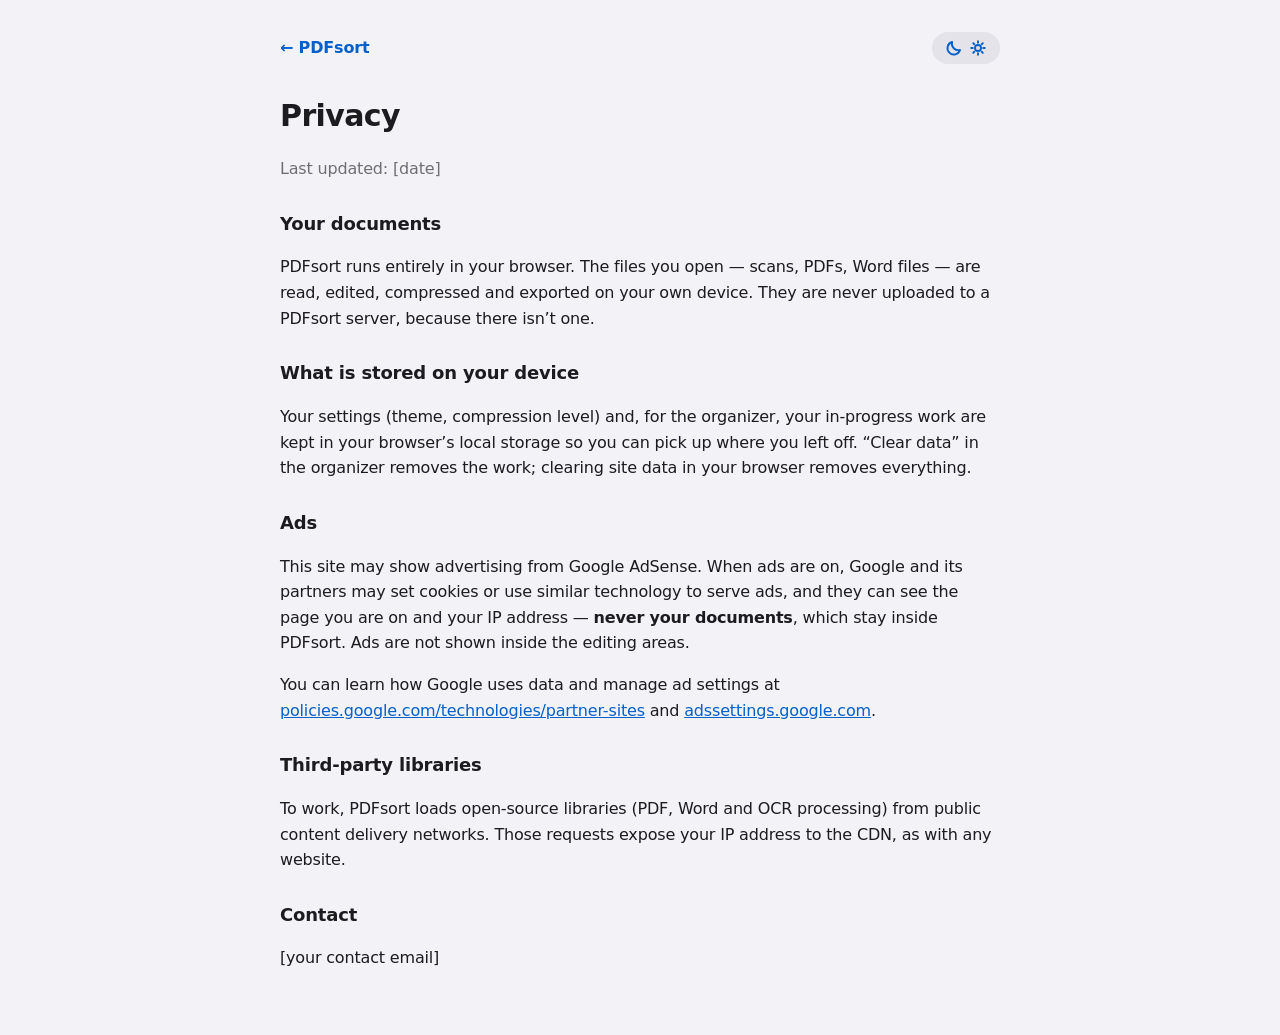
<file: privacy.html>
<!doctype html>
<html lang="en">
<head>
<meta charset="utf-8" />
<meta name="viewport" content="width=device-width, initial-scale=1, viewport-fit=cover" />
<script src="assets/theme.js"></script>
<title>Privacy — PDFsort</title>
<meta name="description" content="How PDFsort handles your documents, and what changes when ads are shown." />
<meta name="theme-color" content="#FFFFFF" data-light="#FFFFFF" />
<link rel="icon" href="assets/icons/favicon.svg" type="image/svg+xml" />
<link rel="stylesheet" href="assets/ios.css" />
<style>
  body{ margin:0; background:var(--paper); color:var(--ink); font-family:-apple-system,BlinkMacSystemFont,"SF Pro Text","Helvetica Neue",system-ui,sans-serif; line-height:1.6; }
  .wrap{ max-width:720px; margin:0 auto; padding:32px 20px calc(48px + env(safe-area-inset-bottom)); }
  .top{ display:flex; align-items:center; justify-content:space-between; margin-bottom:28px; }
  .top a{ color:var(--ios-blue-ink); text-decoration:none; font-weight:600; }
  h1{ font-size:30px; letter-spacing:-.02em; margin:0 0 6px; }
  h2{ font-size:18px; margin:28px 0 6px; }
  p, li{ color:var(--ink); } .muted{ color:var(--ink-soft); }
  a{ color:var(--ios-blue-ink); }
</style>
</head>
<body>
<div class="wrap">
  <div class="top"><a href="index.html">← PDFsort</a><button class="btn-clear-data theme-toggle" type="button" data-theme-toggle title="Switch to dark mode"><span data-icon="moon" class="i-moon" style="display:contents"></span><span data-icon="sun" class="i-sun" style="display:contents"></span></button></div>
  <h1>Privacy</h1>
  <p class="muted">Last updated: <!-- TODO: set the date when you publish -->[date]</p>

  <h2>Your documents</h2>
  <p>PDFsort runs entirely in your browser. The files you open — scans, PDFs, Word files — are read, edited, compressed and exported on your own device. They are never uploaded to a PDFsort server, because there isn’t one.</p>

  <h2>What is stored on your device</h2>
  <p>Your settings (theme, compression level) and, for the organizer, your in-progress work are kept in your browser’s local storage so you can pick up where you left off. “Clear data” in the organizer removes the work; clearing site data in your browser removes everything.</p>

  <h2>Ads</h2>
  <p>This site may show advertising from Google AdSense. When ads are on, Google and its partners may set cookies or use similar technology to serve ads, and they can see the page you are on and your IP address — <strong>never your documents</strong>, which stay inside PDFsort. Ads are not shown inside the editing areas.</p>
  <p>You can learn how Google uses data and manage ad settings at <a href="https://policies.google.com/technologies/partner-sites" rel="noopener">policies.google.com/technologies/partner-sites</a> and <a href="https://adssettings.google.com" rel="noopener">adssettings.google.com</a>.</p>

  <h2>Third-party libraries</h2>
  <p>To work, PDFsort loads open-source libraries (PDF, Word and OCR processing) from public content delivery networks. Those requests expose your IP address to the CDN, as with any website.</p>

  <h2>Contact</h2>
  <p><!-- TODO: add a real contact email once you have one -->[your contact email]</p>
</div>
<script src="assets/icons.js"></script>
</body>
</html>
</file>
<file: assets/ios.css>
/* =====================================================================
   iOS theme — frosted bars, grouped lists, SF-style type, system colours.
   Loaded after each page's inline <style>, so it re-skins by overriding
   the shared colour tokens and the main components.
   ===================================================================== */
:root{
  color-scheme:light;
  --ios-blue:#007AFF;
  --ios-blue-press:#0062CC;
  --ios-blue-ink:#0560CC;                /* blue/red used for TEXT and icons: a touch deeper in light mode, lighter in dark mode, so they stay readable */
  --ios-red-ink:#C8102E;
  --ios-green:#34C759;
  --ios-red:#FF3B30;
  --ios-orange:#FF9500;
  --ios-fill:rgba(118,118,128,.12);
  --ios-fill-2:rgba(118,118,128,.18);
  --ios-sep:rgba(60,60,67,.14);
  --ios-glass:rgba(249,249,251,.78);
  --ios-shadow:0 1px 2px rgba(0,0,0,.04), 0 6px 20px rgba(0,0,0,.06);
  --ios-shadow-lg:0 10px 40px rgba(0,0,0,.14);
  --ios-font:-apple-system, BlinkMacSystemFont, "SF Pro Text", "SF Pro Display", "Helvetica Neue", "Inter", system-ui, sans-serif;

  /* remap the legacy tokens used throughout the inline styles */
  --paper:#F2F2F7;
  --paper-dim:#F2F2F7;
  --paper-white:#FFFFFF;
  --ink:#1C1C1E;
  --ink-soft:#6E6E73;
  --tan:#E6F1FF;
  --tan-dark:#B9D8FF;
  --rule:rgba(60,60,67,.14);
  --stamp:var(--ios-blue);
  --stamp-dim:#5AA9FF;
  --sage:var(--ios-green);
  --sage-dim:#E7F8EC;
  --navy:#1C1C1E;
  --navy-dark:#1C1C1E;

  /* surfaces (swapped in dark mode) */
  --card:#FFFFFF; --card-hover:#FAFAFC; --card-elev:#FFFFFF; --tint:#EAF4FF; --thumb-bg:#F7F7FA;
  --placeholder:#AEAEB2; --btn-disabled:#B9D8FF; --nav-hover:rgba(255,255,255,.6); --glass-strong:rgba(255,255,255,.9);
  --viewer-bg:#E5E5EA; --check-border:#C7C7CC; --sheet-bg:rgba(255,255,255,.96); --edge:#FFFFFF;
}

html{ -webkit-text-size-adjust:100%; -webkit-tap-highlight-color:transparent; }
body{ background:var(--paper); letter-spacing:-.011em; -webkit-font-smoothing:antialiased; }
body.ios-app, body.ios-app :where(button,input,select,textarea,h1,h2,h3,label,a,b,span,div){
  font-family:var(--ios-font) !important;
}
::selection{ background:rgba(0,122,255,.22); }
:focus-visible{ outline:3px solid rgba(0,122,255,.45); outline-offset:2px; }

/* ---------- Icons ---------- */
.ico{ width:18px; height:18px; flex-shrink:0; display:inline-block; vertical-align:-3px; }
.ico *{ vector-effect:non-scaling-stroke; }

/* ---------- Navigation bar (frosted) ---------- */
header.top{
  background:var(--ios-glass) !important;
  -webkit-backdrop-filter:saturate(180%) blur(24px); backdrop-filter:saturate(180%) blur(24px);
  border-bottom:.5px solid var(--ios-sep);
  box-shadow:none !important;
  position:sticky; top:0; z-index:40;
  padding:12px 24px !important;
}
.brand .brand-icon{
  width:40px; height:40px; border-radius:10px;
  background:linear-gradient(160deg,#4DA3FF,#0A6CFF 60%,#0057E0);
  box-shadow:0 2px 8px rgba(0,122,255,.35), inset 0 1px 0 rgba(255,255,255,.35);
  color:#fff;
}
.brand .brand-icon svg{ width:22px; height:22px; }
.brand .mark{ color:var(--ink) !important; text-transform:none !important; font-weight:700; font-size:17px; letter-spacing:-.022em; }
.brand .sub{ color:var(--ink-soft) !important; font-size:12px; }

.student-field{
  border:none !important; background:var(--ios-fill); border-radius:10px;
  padding:7px 12px !important; align-items:center !important; min-width:240px;
}
.student-field label{ color:var(--ink-soft) !important; font-weight:500; }
.student-field input{ color:var(--ink) !important; font-size:15px !important; }
.student-field input::placeholder{ color:var(--placeholder) !important; font-style:normal !important; }
.student-field:focus-within{ background:var(--card); box-shadow:0 0 0 3px rgba(0,122,255,.3); }

.stats{ color:var(--ink-soft) !important; }
.stats b{ color:var(--ink) !important; }
.stats > div:not(.save-indicator){
  background:var(--ios-fill) !important; border:none !important; border-radius:999px; padding:5px 12px !important;
}
.save-indicator{ color:var(--ink-soft) !important; }
.btn-clear-data{
  background:var(--ios-fill) !important; color:var(--ios-blue-ink) !important; border:none !important;
  border-radius:999px !important; padding:7px 13px !important; font-weight:600 !important;
  display:inline-flex; align-items:center; gap:6px;
}
.btn-clear-data:hover{ background:var(--ios-fill-2) !important; }
.btn-clear-data:active{ transform:scale(.97); }

/* ---------- Sidebar (inset grouped list) ---------- */
.rail{ background:var(--paper) !important; border-right:.5px solid var(--ios-sep) !important; }
.rail-head h2{ font-size:22px !important; font-weight:700 !important; letter-spacing:-.025em;  flex:1 1 100%; }
.rail-head > div{ flex-wrap:wrap; white-space:normal !important; }
.btn-add{
  background:rgba(0,122,255,.1) !important; color:var(--ios-blue-ink) !important; border:none !important;
  border-radius:999px !important; padding:7px 12px !important; font-size:12.5px !important; font-weight:600 !important;
  display:inline-flex; align-items:center; gap:5px; box-shadow:none !important;
}
.btn-add:hover{ background:rgba(0,122,255,.18) !important; }
.btn-add:active{ transform:scale(.96) !important; }
.btn-add .ico{ width:15px; height:15px; }

.doc-tab{
  border:none !important; border-left:none !important; border-radius:14px !important;
  background:var(--card) !important; box-shadow:var(--ios-shadow) !important; padding:12px 14px !important;
}
.doc-tab:hover{ transform:none !important; background:var(--card-hover) !important; }
.doc-tab.active{ background:var(--ios-blue) !important; box-shadow:0 6px 18px rgba(0,122,255,.35) !important; }
.doc-tab.active input.doc-type,
.doc-tab.active .meta,
.doc-tab.active .filename-preview,
.doc-tab.active .icon-btn{ color:#fff !important; }
.doc-tab.active .meta, .doc-tab.active .filename-preview{ opacity:.82; }
.doc-tab.active .icon-btn:hover{ background:rgba(255,255,255,.2); }
.doc-tab input.doc-type{ font-weight:600 !important; font-size:15px !important; letter-spacing:-.015em; }
.doc-tab .filename-preview{ color:var(--ink-soft) !important; }
.empty-rail{ font-style:normal !important; text-align:center; padding:28px 12px !important; }

/* ---------- Buttons ---------- */
.btn-primary{
  background:var(--ios-blue) !important; border:none !important; border-radius:12px !important;
  padding:11px 20px !important; font-weight:600 !important; letter-spacing:-.01em;
  box-shadow:0 2px 10px rgba(0,122,255,.3) !important;
}
.btn-primary:hover{ background:#1A88FF !important; box-shadow:0 4px 16px rgba(0,122,255,.38) !important; }
.btn-primary:active{ background:var(--ios-blue-press) !important; transform:scale(.97) !important; }
.btn-primary:disabled{ background:var(--btn-disabled) !important; box-shadow:none !important; }
.btn-secondary{
  background:rgba(0,122,255,.1) !important; color:var(--ios-blue-ink) !important; border:none !important;
  border-radius:12px !important; padding:11px 18px !important; font-weight:600 !important; box-shadow:none !important;
}
.btn-secondary:hover{ background:rgba(0,122,255,.17) !important; }
.btn-secondary:active{ transform:scale(.97) !important; }
.btn-danger-outline{ background:rgba(255,59,48,.1) !important; color:var(--ios-red-ink) !important; }
.btn-danger-outline:hover{ background:rgba(255,59,48,.18) !important; color:var(--ios-red-ink) !important; }
.btn-icon .ico{ width:17px; height:17px; vertical-align:middle; }

.icon-btn{ color:var(--ios-blue-ink) !important; border-radius:9px !important; padding:6px !important; }
.icon-btn:hover{ background:rgba(0,122,255,.12) !important; }
.icon-btn svg{ width:19px !important; height:19px !important; }
.doc-tab .icon-btn{ color:var(--ink-soft) !important; }
.doc-tab .icon-btn:hover{ color:var(--ios-red-ink) !important; background:rgba(255,59,48,.1) !important; }

/* ---------- Dropzone ---------- */
.dropzone{
  background:var(--card) !important; border:2px dashed rgba(0,122,255,.35) !important; border-radius:26px !important;
  box-shadow:var(--ios-shadow) !important; padding:64px 24px !important;
}
.dropzone:hover{ border-color:var(--ios-blue) !important; }
.dropzone.drag{ background:var(--tint) !important; border-color:var(--ios-blue) !important; }
.dropzone .dz-icon{
  width:84px !important; height:84px !important; border-radius:20px !important;
  background:linear-gradient(160deg,#4DA3FF,#0A6CFF 60%,#0057E0) !important;
  box-shadow:0 10px 26px rgba(0,122,255,.38), inset 0 1px 0 rgba(255,255,255,.35) !important;
}
.dropzone .dz-icon svg{ width:42px !important; height:42px !important; }
.dropzone h3{ font-size:24px !important; font-weight:700; letter-spacing:-.03em; }
.dropzone .accept{ color:var(--ink-soft) !important; font-weight:500 !important; letter-spacing:.02em; }

/* ---------- Document toolbar & page grid ---------- */
.doc-toolbar{ border-bottom:.5px solid var(--ios-sep) !important; background:var(--ios-glass); -webkit-backdrop-filter:blur(20px); backdrop-filter:blur(20px); padding:16px 28px 12px !important; }
.toolbar-title-input{ font-size:26px !important; font-weight:700 !important; letter-spacing:-.03em; }
.doc-toolbar .filename{ color:var(--ink-soft) !important; }
.toolbar-title-input:focus{ border-bottom-color:var(--ios-blue) !important; }
.page-card{
  border:none !important; border-radius:16px !important; padding:9px !important;
  box-shadow:var(--ios-shadow) !important; background:var(--card) !important;
}
.page-card:hover{ transform:translateY(-3px) !important; box-shadow:0 12px 28px rgba(0,0,0,.14) !important; }
.page-card .thumb-wrap{ border:none !important; border-radius:10px; background:var(--thumb-bg) !important; box-shadow:inset 0 0 0 .5px var(--ios-sep); }
.page-card .idx{ background:rgba(28,28,30,.72) !important; -webkit-backdrop-filter:blur(8px); backdrop-filter:blur(8px); border-radius:999px !important; padding:2px 8px !important; font-weight:600; top:16px !important; left:16px !important; }
.page-card .annotated-badge{ border-radius:999px !important; padding:2px 8px !important; top:16px !important; right:16px !important; }
.page-card select.move-to{ border:none !important; background:var(--ios-fill) !important; border-radius:8px !important; padding:5px 8px !important; }
.add-page-card{ border:2px dashed rgba(0,122,255,.35) !important; border-radius:16px !important; background:rgba(0,122,255,.04) !important; }
.add-page-card:hover{ background:rgba(0,122,255,.1) !important; border-color:var(--ios-blue) !important; }
.add-page-card .add-page-card-plus{ font-size:34px !important; color:var(--ios-blue-ink) !important; }
.no-doc-selected{ font-style:normal !important; }

/* ---------- Bottom bar (frosted, like a tab bar) ---------- */
footer.download-bar{
  background:var(--ios-glass) !important; -webkit-backdrop-filter:saturate(180%) blur(24px); backdrop-filter:saturate(180%) blur(24px);
  border-top:.5px solid var(--ios-sep) !important; box-shadow:none !important;
  padding:12px 24px calc(12px + env(safe-area-inset-bottom)) !important;
}
.download-list label{ background:var(--card) !important; border:none !important; box-shadow:var(--ios-shadow); border-radius:999px !important; padding:6px 12px !important; }
.download-list label:hover{ background:var(--card-hover) !important; }
.compress-panel{ border-top:.5px solid var(--ios-sep) !important; }
.compress-panel .cp-label{ color:var(--ink) !important; }
.compress-panel .cp-label svg{ color:var(--ios-blue-ink) !important; }

/* iOS segmented control */
.seg{ background:var(--ios-fill) !important; border:none !important; border-radius:10px !important; padding:2px !important; }
.seg button{ border-radius:8px !important; padding:6px 14px !important; color:var(--ink) !important; font-weight:500 !important; }
.seg button.active{ background:var(--card-elev) !important; color:var(--ink) !important; font-weight:600 !important; box-shadow:0 1px 1px rgba(0,0,0,.08), 0 3px 8px rgba(0,0,0,.12) !important; }

/* iOS switch for the grayscale option */
.cp-toggle{ gap:9px !important; color:var(--ink); }
.cp-toggle input[type=checkbox]{
  -webkit-appearance:none; appearance:none; width:42px !important; height:26px !important; border-radius:999px;
  background:rgba(120,120,128,.32); position:relative; cursor:pointer; transition:background .2s ease; margin:0; flex-shrink:0;
}
.cp-toggle input[type=checkbox]::after{
  content:""; position:absolute; top:2px; left:2px; width:22px; height:22px; border-radius:50%; background:#fff;
  box-shadow:0 2px 5px rgba(0,0,0,.28); transition:transform .22s cubic-bezier(.3,.9,.4,1);
}
.cp-toggle input[type=checkbox]:checked{ background:var(--ios-green); }
.cp-toggle input[type=checkbox]:checked::after{ transform:translateX(16px); }
.cp-result{ background:rgba(52,199,89,.14) !important; border:none !important; color:#248A3D !important; }

/* iOS checkboxes in the download chips */
.download-list input[type=checkbox]{
  -webkit-appearance:none; appearance:none; width:20px !important; height:20px !important; border-radius:50%;
  border:1.5px solid var(--check-border); background:var(--card); position:relative; cursor:pointer; margin:0; flex-shrink:0;
  transition:background .15s ease, border-color .15s ease;
}
.download-list input[type=checkbox]:checked{ background:var(--ios-blue); border-color:var(--ios-blue); }
.download-list input[type=checkbox]:checked::after{
  content:""; position:absolute; left:6px; top:2.5px; width:5px; height:10px;
  border:solid #fff; border-width:0 2px 2px 0; transform:rotate(45deg);
}

/* ---------- Toast, loader, notices ---------- */
.toast{
  background:rgba(40,40,42,.88) !important; -webkit-backdrop-filter:blur(20px); backdrop-filter:blur(20px);
  border-radius:999px !important; padding:11px 20px !important; font-weight:500; box-shadow:var(--ios-shadow-lg) !important;
}
.toast.error{ background:rgba(255,59,48,.94) !important; }
.toast.success{ background:rgba(36,138,61,.94) !important; }
.loading-overlay{ background:rgba(0,0,0,.28) !important; -webkit-backdrop-filter:blur(10px); backdrop-filter:blur(10px); }
.loading-card{ background:var(--glass-strong) !important; -webkit-backdrop-filter:blur(30px); backdrop-filter:blur(30px); border-radius:24px !important; box-shadow:var(--ios-shadow-lg) !important; }
.upload-issues{ border-radius:16px !important; }
.fatal-error .fatal-card{ border-radius:24px !important; }

/* ---------- Lightbox & editors ---------- */
.lightbox{ background:rgba(0,0,0,.82) !important; -webkit-backdrop-filter:blur(24px); backdrop-filter:blur(24px); }
.lightbox img{ border-radius:12px; }
.lightbox .lb-controls button{
  background:rgba(255,255,255,.14) !important; border:none !important; border-radius:999px !important;
  padding:9px 16px !important; display:inline-flex; align-items:center; gap:6px; font-weight:500 !important;
}
.lightbox .lb-controls button:hover{ background:rgba(255,255,255,.26) !important; }
.lightbox .lb-close{ background:rgba(255,255,255,.16) !important; }
.editor-modal{ background:rgba(28,28,30,.96) !important; -webkit-backdrop-filter:blur(30px); backdrop-filter:blur(30px); }
.editor-topbar{ background:rgba(255,255,255,.06) !important; border-bottom:.5px solid rgba(255,255,255,.12) !important; }
.editor-tool-group{ border:none !important; background:rgba(255,255,255,.08) !important; border-radius:12px !important; }
.editor-tools .tool-btn, .editor-tools button.plain{
  border:none !important; background:rgba(255,255,255,.1) !important; border-radius:9px !important;
  display:inline-flex; align-items:center; gap:6px; font-weight:500;
}
.editor-tools .tool-btn:hover, .editor-tools button.plain:hover{ background:rgba(255,255,255,.2) !important; }
.editor-tools .tool-btn.active{ background:var(--ios-blue) !important; }
.editor-tools .ico{ width:16px; height:16px; }
.editor-action-group{ background:rgba(0,122,255,.16) !important; }
.sig-pad-card{ border-radius:24px !important; }

/* ---------- Phone layout ---------- */
@media (max-width:760px){
  header.top{ padding:10px 14px !important; gap:10px !important; }
  .brand .sub{ display:none; }
  .brand .mark{ font-size:16px; }
  .student-field{ min-width:0 !important; flex:1 1 100%; order:3; }
  .stats{ flex-wrap:wrap; gap:8px !important; }
  .rail{ width:auto !important; border-right:none !important; }
  .rail-head{ padding:12px 14px 6px !important; }
  .rail-head h2{ font-size:20px !important; }
  .doc-list{ display:flex; gap:10px; overflow-x:auto; overflow-y:hidden !important; padding:4px 14px 12px !important; scroll-snap-type:x proximity; -webkit-overflow-scrolling:touch; flex:none !important; }
  .doc-tab{ min-width:190px; margin:0 !important; scroll-snap-align:start; }
  .empty-rail{ padding:12px !important; }
  .dropzone{ margin:14px !important; padding:40px 18px !important; }
  .doc-toolbar{ padding:12px 14px 10px !important; }
  .toolbar-title-input{ font-size:22px !important; }
  .page-grid{ padding:14px !important; gap:12px !important; justify-content:flex-start; }
  .page-card, .add-page-card{ width:calc(50% - 6px) !important; }
  .page-card .thumb-wrap{ height:150px !important; }
  footer.download-bar{ padding:10px 14px calc(10px + env(safe-area-inset-bottom)) !important; }
  .download-actions{ width:100%; }
  .download-actions .btn-primary, .download-actions .btn-secondary{ flex:1; justify-content:center; }
  .seg{ width:100%; }
  .seg button{ flex:1; padding:7px 6px !important; }
  .toast{ bottom:24px !important; }

  /* the app scrolls as one page on a phone; the bottom bar is the last block, not an overlay */
  .app{ min-height:100svh; }
  footer.download-bar{ position:static !important; grid-template-columns:1fr !important; }
  .stats{ font-size:11.5px !important; }
  .stats > div:not(.save-indicator){ padding:4px 10px !important; }
  .btn-clear-data{ padding:6px 11px !important; font-size:12px !important; }
  .doc-list{ scroll-padding-left:14px; }
  .doc-tab{ min-width:200px; }
  .toolbar-actions{ width:100%; }
  .toolbar-actions .btn-secondary{ flex:1; justify-content:center; white-space:nowrap; padding:10px 12px !important; font-size:13px !important; }
  .add-pages-hint{ display:none; }
  .download-actions{ flex-direction:column; }
  .download-actions .btn-primary, .download-actions .btn-secondary{ width:100%; white-space:nowrap; padding:13px 16px !important; }
  .compress-panel{ gap:10px 14px !important; }
  .cp-hint{ flex-basis:100% !important; }
  .page-grid{ overflow:visible !important; }
  .body-grid{ flex:none !important; }
}

/* ---------- Polish ---------- */
.editor-action-group .btn-secondary{ background:rgba(255,255,255,.16) !important; color:#fff !important; }
.editor-action-group .btn-secondary:hover{ background:rgba(255,255,255,.26) !important; }
.editor-action-group .btn-primary{ padding:9px 16px !important; }
@media (max-width:760px){
  .doc-toolbar > div:first-child{ width:100%; min-width:0; }
  .toolbar-title-row{ min-width:0; }
  .toolbar-title-input{ min-width:0 !important; flex:1 1 auto; width:100%; }
}

/* ---------- Word editor chrome ---------- */
body.ios-app .app > header.top .mark{ text-transform:none !important; }
.title-field{ border:none !important; background:var(--ios-fill); border-radius:10px; padding:7px 12px !important; align-items:center !important; }
.title-field label{ color:var(--ink-soft) !important; }
.title-field input{ color:var(--ink) !important; }
.title-field input::placeholder{ color:var(--placeholder) !important; font-style:normal !important; }
.title-field:focus-within{ background:var(--card); box-shadow:0 0 0 3px rgba(0,122,255,.3); }
.link-btn{
  background:var(--ios-fill) !important; color:var(--ios-blue-ink) !important; border:none !important;
  border-radius:999px !important; padding:7px 13px !important; font-weight:600 !important; gap:6px;
}
.link-btn:hover{ background:var(--ios-fill-2) !important; }
.toolbar{
  background:var(--ios-glass) !important; -webkit-backdrop-filter:saturate(180%) blur(24px); backdrop-filter:saturate(180%) blur(24px);
  border-bottom:.5px solid var(--ios-sep) !important; position:sticky; top:63px; z-index:30; gap:8px !important;
}
.toolbar .grp{ background:var(--card); border:none !important; border-radius:12px; padding:3px !important; margin:0 !important; box-shadow:var(--ios-shadow); gap:2px !important; }
.tbtn{ border-radius:9px !important; color:var(--ink) !important; border:none !important; padding:7px 9px !important; }
.tbtn:hover{ background:var(--ios-fill) !important; }
.tbtn.active{ background:rgba(0,122,255,.14) !important; color:var(--ios-blue-ink) !important; }
.tbtn .ico, .tbtn-secondary .ico, .tbtn-primary .ico{ width:17px; height:17px; }
select.tsel{ border:none !important; background:var(--ios-fill) !important; border-radius:9px !important; padding:7px 10px !important; font-weight:500; }
.tbtn-primary, .tbtn-secondary{ display:inline-flex; align-items:center; gap:6px; border-radius:10px !important; border:none !important; padding:8px 13px !important; font-weight:600 !important; }
.tbtn-primary{ background:var(--ios-blue) !important; box-shadow:0 2px 8px rgba(0,122,255,.3) !important; }
.tbtn-primary:hover{ background:#1A88FF !important; }
.tbtn-secondary{ background:rgba(0,122,255,.1) !important; color:var(--ios-blue-ink) !important; }
.tbtn-secondary:hover{ background:rgba(0,122,255,.18) !important; }
.canvas-area .page{ border-radius:6px; box-shadow:0 1px 3px rgba(0,0,0,.08), 0 14px 40px rgba(0,0,0,.1) !important; }
.empty-state{ font-style:normal !important; }
@media (max-width:760px){
  .toolbar{ position:static; flex-wrap:nowrap !important; overflow-x:auto; padding:8px 12px !important; -webkit-overflow-scrolling:touch; }
  .toolbar .grp{ flex-shrink:0; }
  .toolbar .tbtn-secondary, .toolbar .tbtn-primary{ white-space:nowrap; }
  .canvas-area{ padding:16px 10px !important; }
  .title-field{ min-width:0 !important; flex:1 1 100%; max-width:none !important; }
  .header-right{ gap:8px !important; }
}

/* ---------- Tool switcher (shared by every page) ---------- */
.tool-nav{
  display:inline-flex; gap:2px; padding:2px; background:var(--ios-fill); border-radius:10px; flex-shrink:0;
}
.tool-nav a{
  display:inline-flex; align-items:center; gap:6px; padding:6px 12px; border-radius:8px; color:var(--ink) !important;
  font-size:13px; font-weight:600; text-decoration:none; white-space:nowrap; transition:background .15s ease, color .15s ease;
}
.tool-nav a .ico{ width:16px; height:16px; color:var(--ios-blue-ink); }
.tool-nav a:hover{ background:var(--nav-hover); }
.tool-nav a[aria-current="page"]{ background:var(--card-elev); box-shadow:0 1px 1px rgba(0,0,0,.08), 0 3px 8px rgba(0,0,0,.12); color:var(--ios-blue-ink) !important; }
@media (max-width:760px){
  .tool-nav{ width:100%; order:5; }
  .tool-nav a{ flex:1; justify-content:center; padding:7px 6px; font-size:12.5px; }
}
@media (max-width:1500px) and (min-width:761px){ .brand .sub{ display:none; } .student-field{ min-width:200px !important; } }

/* organizer header: one compact count chip */
.stats .count-chip b{ color:var(--ink) !important; }
@media (max-width:760px){ .stats .count-chip{ font-size:11.5px; } }

/* organizer header: keep the student field compact so the header stays on one row */
@media (min-width:761px){ .student-field{ flex:0 1 230px; min-width:180px !important; } }

/* ---------- Brand logo in the page headers ---------- */
.brand{ text-decoration:none; }
.brand-logo{ height:36px; width:auto; display:block; }
@media (max-width:760px){ .brand-logo{ height:30px; } }

/* ===================================================================
   Dark theme — switched on with <html data-theme="dark"> (assets/theme.js).
   Mostly token swaps; the pages' document surfaces (Word page, PDF page) deliberately stay white.
   =================================================================== */
:root[data-theme="dark"]{
  color-scheme:dark;
  --ios-blue:#0A84FF; --ios-blue-press:#0A6CD6; --ios-blue-ink:#5AB1FF; --ios-red-ink:#FF6961; --ios-green:#30D158; --ios-red:#FF453A; --ios-orange:#FF9F0A;
  --ios-fill:rgba(118,118,128,.24); --ios-fill-2:rgba(118,118,128,.36);
  --ios-sep:rgba(84,84,88,.6); --ios-glass:rgba(28,28,30,.92);
  --ios-shadow:0 1px 2px rgba(0,0,0,.5), 0 6px 20px rgba(0,0,0,.35); --ios-shadow-lg:0 10px 40px rgba(0,0,0,.6);

  --paper:#000000; --paper-dim:#000000; --paper-white:#1C1C1E; --ink:#F5F5F7; --ink-soft:#9A9AA2;
  --tan:#0A2A4D; --tan-dark:#0B4A8F; --rule:rgba(84,84,88,.6);
  --stamp:var(--ios-blue); --stamp-dim:#4DA3FF; --sage:var(--ios-green); --sage-dim:#0F2E1A;
  --navy:#F5F5F7; --navy-dark:#F5F5F7;

  --card:#1C1C1E; --card-hover:#242426; --card-elev:#48484A; --tint:#0A2A4D; --thumb-bg:#2C2C2E;
  --placeholder:#636366; --btn-disabled:#0B3A6F; --nav-hover:rgba(255,255,255,.08); --glass-strong:rgba(44,44,46,.92);
  --viewer-bg:#0E0E10; --check-border:#636366; --sheet-bg:rgba(44,44,46,.96); --edge:#000000;
}
:root[data-theme="dark"] ::selection{ background:rgba(10,132,255,.4); }
:root[data-theme="dark"] .btn-secondary, :root[data-theme="dark"] .btn-add{ background:rgba(10,132,255,.18) !important; }
:root[data-theme="dark"] .btn-secondary:hover, :root[data-theme="dark"] .btn-add:hover{ background:rgba(10,132,255,.28) !important; }
:root[data-theme="dark"] .btn-danger-outline{ background:rgba(255,69,58,.16) !important; }
:root[data-theme="dark"] .tbtn-secondary{ background:rgba(10,132,255,.18) !important; }
:root[data-theme="dark"] .tbtn-secondary:hover{ background:rgba(10,132,255,.28) !important; }
:root[data-theme="dark"] .link-btn:hover, :root[data-theme="dark"] .btn-clear-data:hover{ background:var(--ios-fill-2) !important; }
:root[data-theme="dark"] .cp-result{ color:#30D158 !important; background:rgba(48,209,88,.16) !important; }
:root[data-theme="dark"] .toast{ background:rgba(72,72,74,.92) !important; }
:root[data-theme="dark"] .toolbar .grp, :root[data-theme="dark"] .download-list label{ box-shadow:0 0 0 .5px var(--ios-sep); }
:root[data-theme="dark"] .page-card{ box-shadow:0 0 0 .5px var(--ios-sep) !important; }
:root[data-theme="dark"] .page-card:hover{ box-shadow:0 12px 28px rgba(0,0,0,.6) !important; }
:root[data-theme="dark"] .doc-tab{ box-shadow:0 0 0 .5px var(--ios-sep) !important; }
:root[data-theme="dark"] .doc-tab.active{ box-shadow:0 6px 18px rgba(10,132,255,.45) !important; }
:root[data-theme="dark"] .brand-logo-light{ display:none; }

/* ---------- Theme toggle button + logo swap ---------- */
.brand-logo-dark{ display:none; }
:root[data-theme="dark"] .brand-logo-dark{ display:block; }
.theme-toggle{ display:inline-flex; align-items:center; justify-content:center; cursor:pointer; }
.theme-toggle .ico{ width:18px; height:18px; vertical-align:middle; }
.theme-toggle .i-sun{ display:none; } .theme-toggle .i-moon{ display:contents; }
:root[data-theme="dark"] .theme-toggle .i-sun{ display:contents; }
:root[data-theme="dark"] .theme-toggle .i-moon{ display:none; }
:root[data-theme="dark"] .tool-nav a[aria-current="page"], :root[data-theme="dark"] .seg2 button.on{ color:var(--ink) !important; }
:root[data-theme="dark"] .tool-nav a[aria-current="page"] .ico{ color:var(--ios-blue-ink); }

/* ---- Ad slots (hidden and zero-size until assets/ads.js switches one on) ---- */
.ad-slot{ display:none; }
.ad-slot.ad-on{ display:block; max-width:728px; min-height:90px; margin:24px auto; padding:0 16px; text-align:center; overflow:hidden; }
.ad-slot .ad-label{ display:block; margin-bottom:4px; font-size:11px; letter-spacing:.04em; text-transform:uppercase; color:var(--ink-soft); }
.ad-slot.ad-rail.ad-on{ margin:12px 0 0; padding:0 12px 12px; min-height:250px; max-width:none; }
</file>
